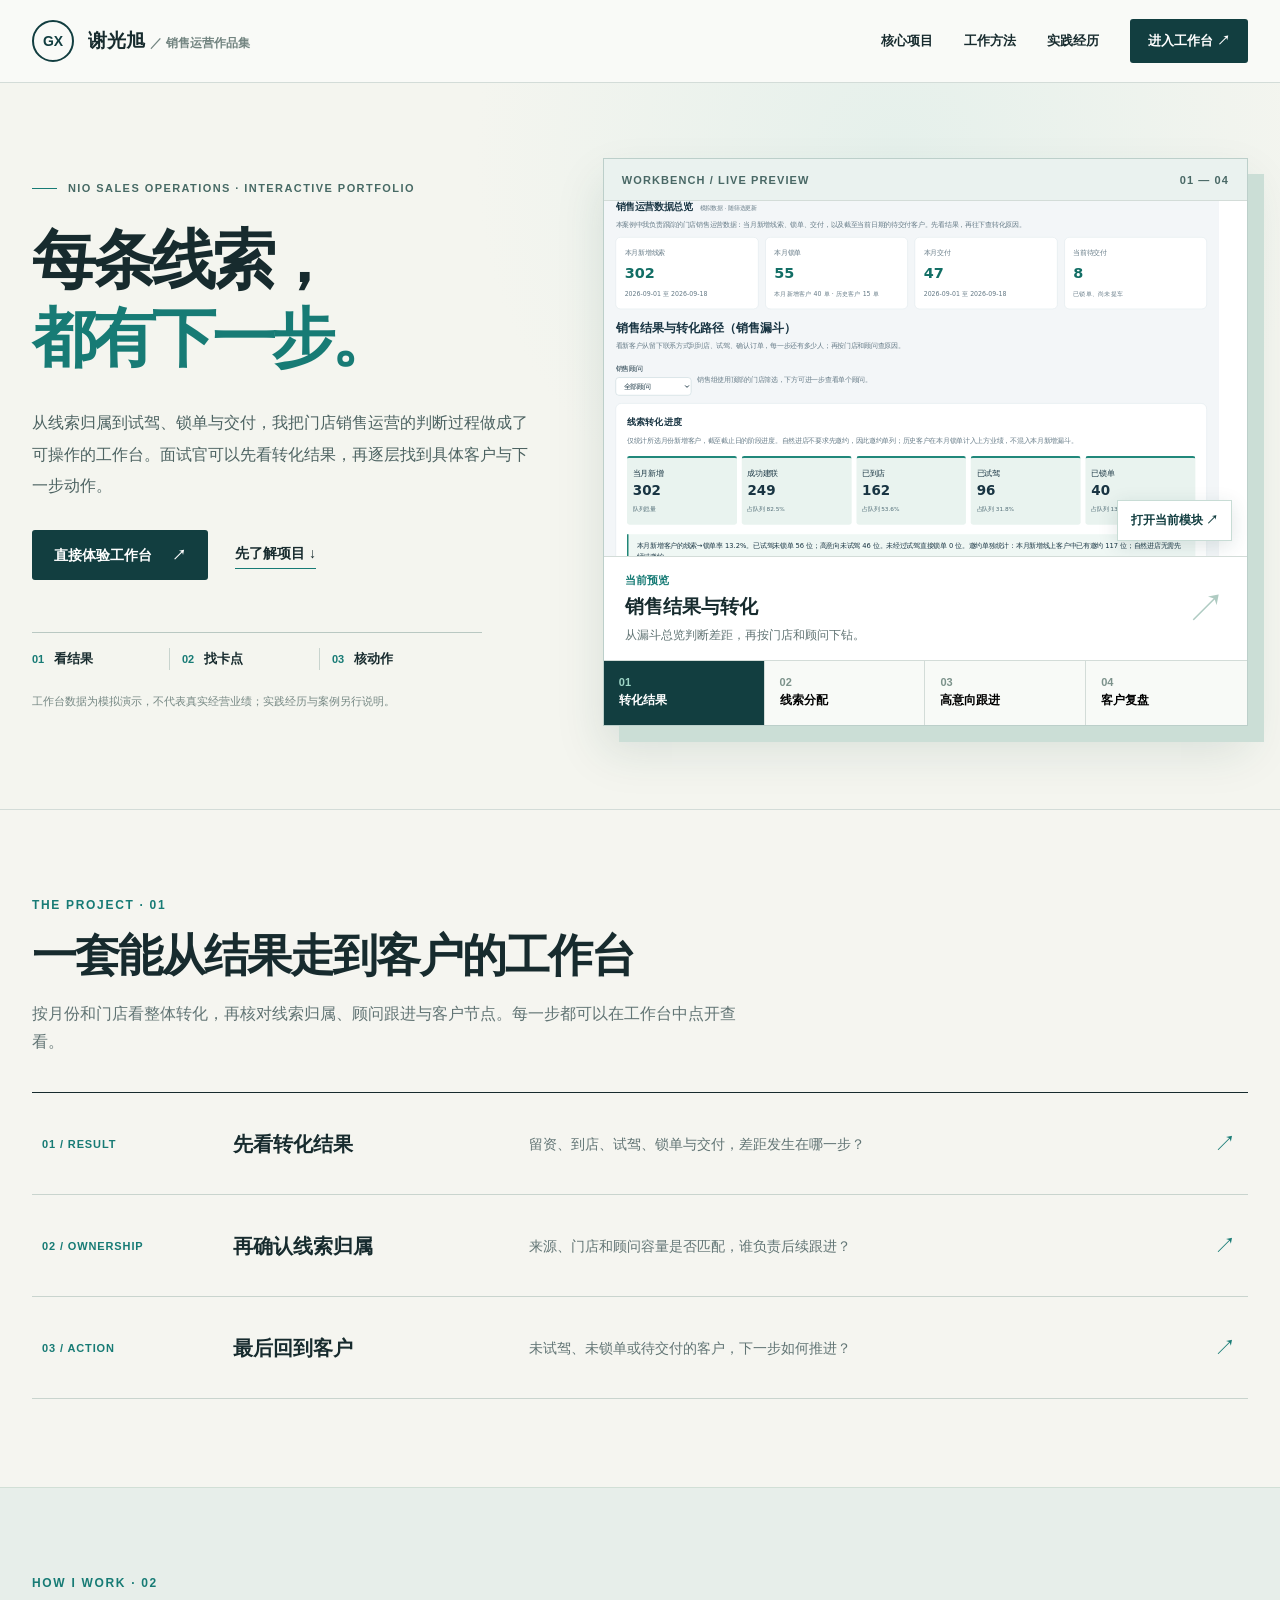
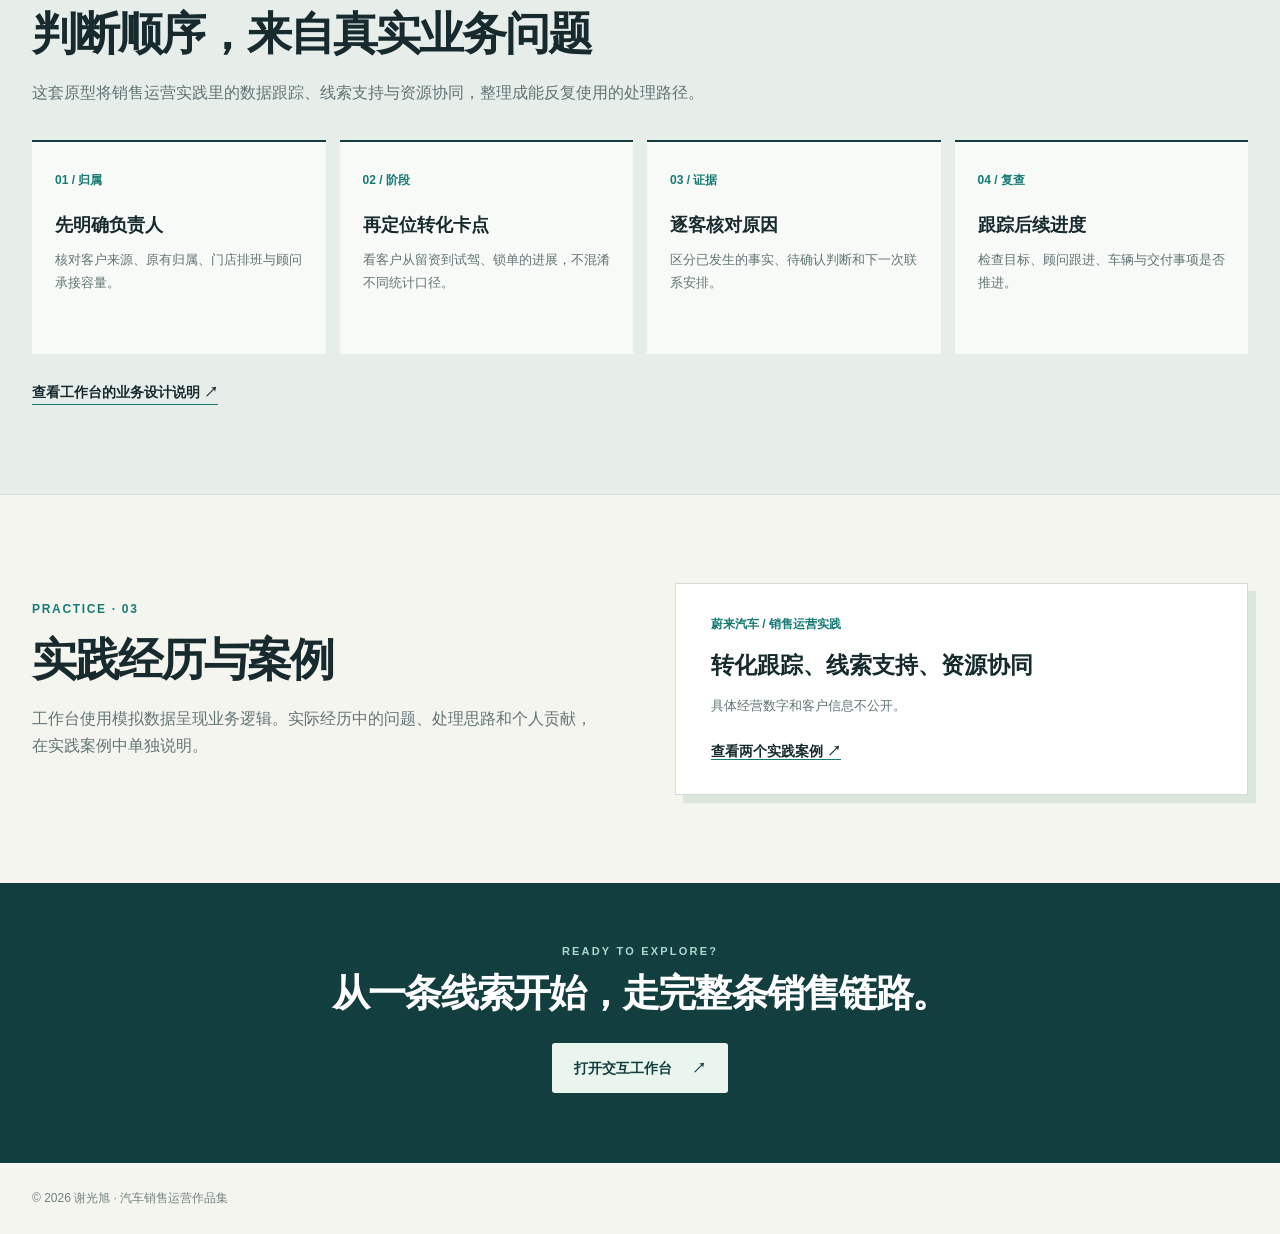
<file: index.html>
<!doctype html>
<html lang="zh-CN">
<head>
  <meta charset="utf-8">
  <meta name="viewport" content="width=device-width, initial-scale=1">
  <meta name="description" content="谢光旭的汽车销售运营作品集：从线索归属、转化诊断到客户复盘，直接体验交互工作台。">
  <title>谢光旭｜汽车销售运营作品集</title>
  <link rel="icon" href="data:image/svg+xml,%3Csvg xmlns='http://www.w3.org/2000/svg' viewBox='0 0 40 40'%3E%3Crect width='40' height='40' rx='9' fill='%2316484a'/%3E%3Ctext x='7' y='29' fill='white' font-size='25' font-family='Arial' font-weight='bold'%3EGX%3C/text%3E%3C/svg%3E">
  <link rel="stylesheet" href="home.css?v=2">
</head>
<body>
  <a class="skip" href="#main">跳到正文</a>
  <header class="site-header"><div class="wrap header-inner">
    <a class="brand" href="#top" aria-label="谢光旭作品集首页"><span class="brand-mark">GX</span><span>谢光旭 <small>／ 销售运营作品集</small></span></a>
    <nav class="nav" aria-label="主导航"><a href="#project">核心项目</a><a href="#method">工作方法</a><a href="#experience">实践经历</a><a class="nav-work" href="workbench.html#funnel">进入工作台 <span aria-hidden="true">↗</span></a></nav>
  </div></header>
  <main id="main">
    <section class="hero" id="top" aria-labelledby="hero-title"><div class="wrap hero-grid">
      <div class="hero-copy">
        <p class="eyebrow"><span></span> NIO SALES OPERATIONS · INTERACTIVE PORTFOLIO</p>
        <h1 id="hero-title">每条线索，<br><em>都有下一步。</em></h1>
        <p class="hero-lead">从线索归属到试驾、锁单与交付，我把门店销售运营的判断过程做成了可操作的工作台。面试官可以先看转化结果，再逐层找到具体客户与下一步动作。</p>
        <div class="hero-actions"><a class="button primary" href="workbench.html#funnel">直接体验工作台 <span aria-hidden="true">↗</span></a><a class="quiet-link" href="#project">先了解项目 <span aria-hidden="true">↓</span></a></div>
        <div class="reading-route" aria-label="作品浏览路线"><div><b>01</b><span>看结果</span></div><div><b>02</b><span>找卡点</span></div><div><b>03</b><span>核动作</span></div></div>
        <p class="data-note">工作台数据为模拟演示，不代表真实经营业绩；实践经历与案例另行说明。</p>
      </div>
      <div class="viewer" aria-label="工作台模块预览">
        <div class="viewer-top"><span>WORKBENCH / LIVE PREVIEW</span><span id="viewerIndex">01 — 04</span></div>
        <div class="viewer-screen"><iframe id="moduleFrame" src="workbench.html#funnel" title="销售结果与转化预览" loading="eager" tabindex="-1" aria-hidden="true"></iframe><a id="viewerLink" class="viewer-open" href="workbench.html#funnel">打开当前模块 <span aria-hidden="true">↗</span></a></div>
        <div class="viewer-bottom"><div><small>当前预览</small><strong id="viewerTitle">销售结果与转化</strong><p id="viewerDesc">从漏斗总览判断差距，再按门店和顾问下钻。</p></div><span class="viewer-symbol" aria-hidden="true">↗</span></div>
        <div class="module-tabs" aria-label="切换工作台模块"><button type="button" data-module="0" aria-current="true"><b>01</b><span>转化结果</span></button><button type="button" data-module="1"><b>02</b><span>线索分配</span></button><button type="button" data-module="2"><b>03</b><span>高意向跟进</span></button><button type="button" data-module="3"><b>04</b><span>客户复盘</span></button></div>
      </div>
    </div></section>
    <section class="section project" id="project"><div class="wrap"><div class="section-heading"><p class="kicker">THE PROJECT · 01</p><h2>一套能从结果走到客户的工作台</h2><p>按月份和门店看整体转化，再核对线索归属、顾问跟进与客户节点。每一步都可以在工作台中点开查看。</p></div><div class="journey">
      <a href="workbench.html#funnel"><span class="journey-no">01 / RESULT</span><strong>先看转化结果</strong><span>留资、到店、试驾、锁单与交付，差距发生在哪一步？</span><i aria-hidden="true">↗</i></a>
      <a href="workbench.html#allocation"><span class="journey-no">02 / OWNERSHIP</span><strong>再确认线索归属</strong><span>来源、门店和顾问容量是否匹配，谁负责后续跟进？</span><i aria-hidden="true">↗</i></a>
      <a href="workbench.html#review"><span class="journey-no">03 / ACTION</span><strong>最后回到客户</strong><span>未试驾、未锁单或待交付的客户，下一步如何推进？</span><i aria-hidden="true">↗</i></a>
    </div></div></section>
    <section class="section method" id="method"><div class="wrap"><div class="section-heading"><p class="kicker">HOW I WORK · 02</p><h2>判断顺序，来自真实业务问题</h2><p>这套原型将销售运营实践里的数据跟踪、线索支持与资源协同，整理成能反复使用的处理路径。</p></div><div class="method-grid"><article><span>01 / 归属</span><h3>先明确负责人</h3><p>核对客户来源、原有归属、门店排班与顾问承接容量。</p></article><article><span>02 / 阶段</span><h3>再定位转化卡点</h3><p>看客户从留资到试驾、锁单的进展，不混淆不同统计口径。</p></article><article><span>03 / 证据</span><h3>逐客核对原因</h3><p>区分已发生的事实、待确认判断和下一次联系安排。</p></article><article><span>04 / 复查</span><h3>跟踪后续进度</h3><p>检查目标、顾问跟进、车辆与交付事项是否推进。</p></article></div><a class="section-link" href="case.html">查看工作台的业务设计说明 ↗</a></div></section>
    <section class="section experience" id="experience"><div class="wrap experience-inner"><div><p class="kicker">PRACTICE · 03</p><h2>实践经历与案例</h2><p>工作台使用模拟数据呈现业务逻辑。实际经历中的问题、处理思路和个人贡献，在实践案例中单独说明。</p></div><div class="experience-panel"><span>蔚来汽车 / 销售运营实践</span><strong>转化跟踪、线索支持、资源协同</strong><p>具体经营数字和客户信息不公开。</p><a href="experience.html#practice-cases">查看两个实践案例 <span aria-hidden="true">↗</span></a></div></div></section>
    <section class="final-cta"><div class="wrap"><p>READY TO EXPLORE?</p><h2>从一条线索开始，走完整条销售链路。</h2><a class="button primary" href="workbench.html#funnel">打开交互工作台 <span aria-hidden="true">↗</span></a></div></section>
  </main>
  <footer class="footer"><div class="wrap">© 2026 谢光旭 · 汽车销售运营作品集</div></footer>
  <script src="home.js?v=2"></script>
</body>
</html>
</file>
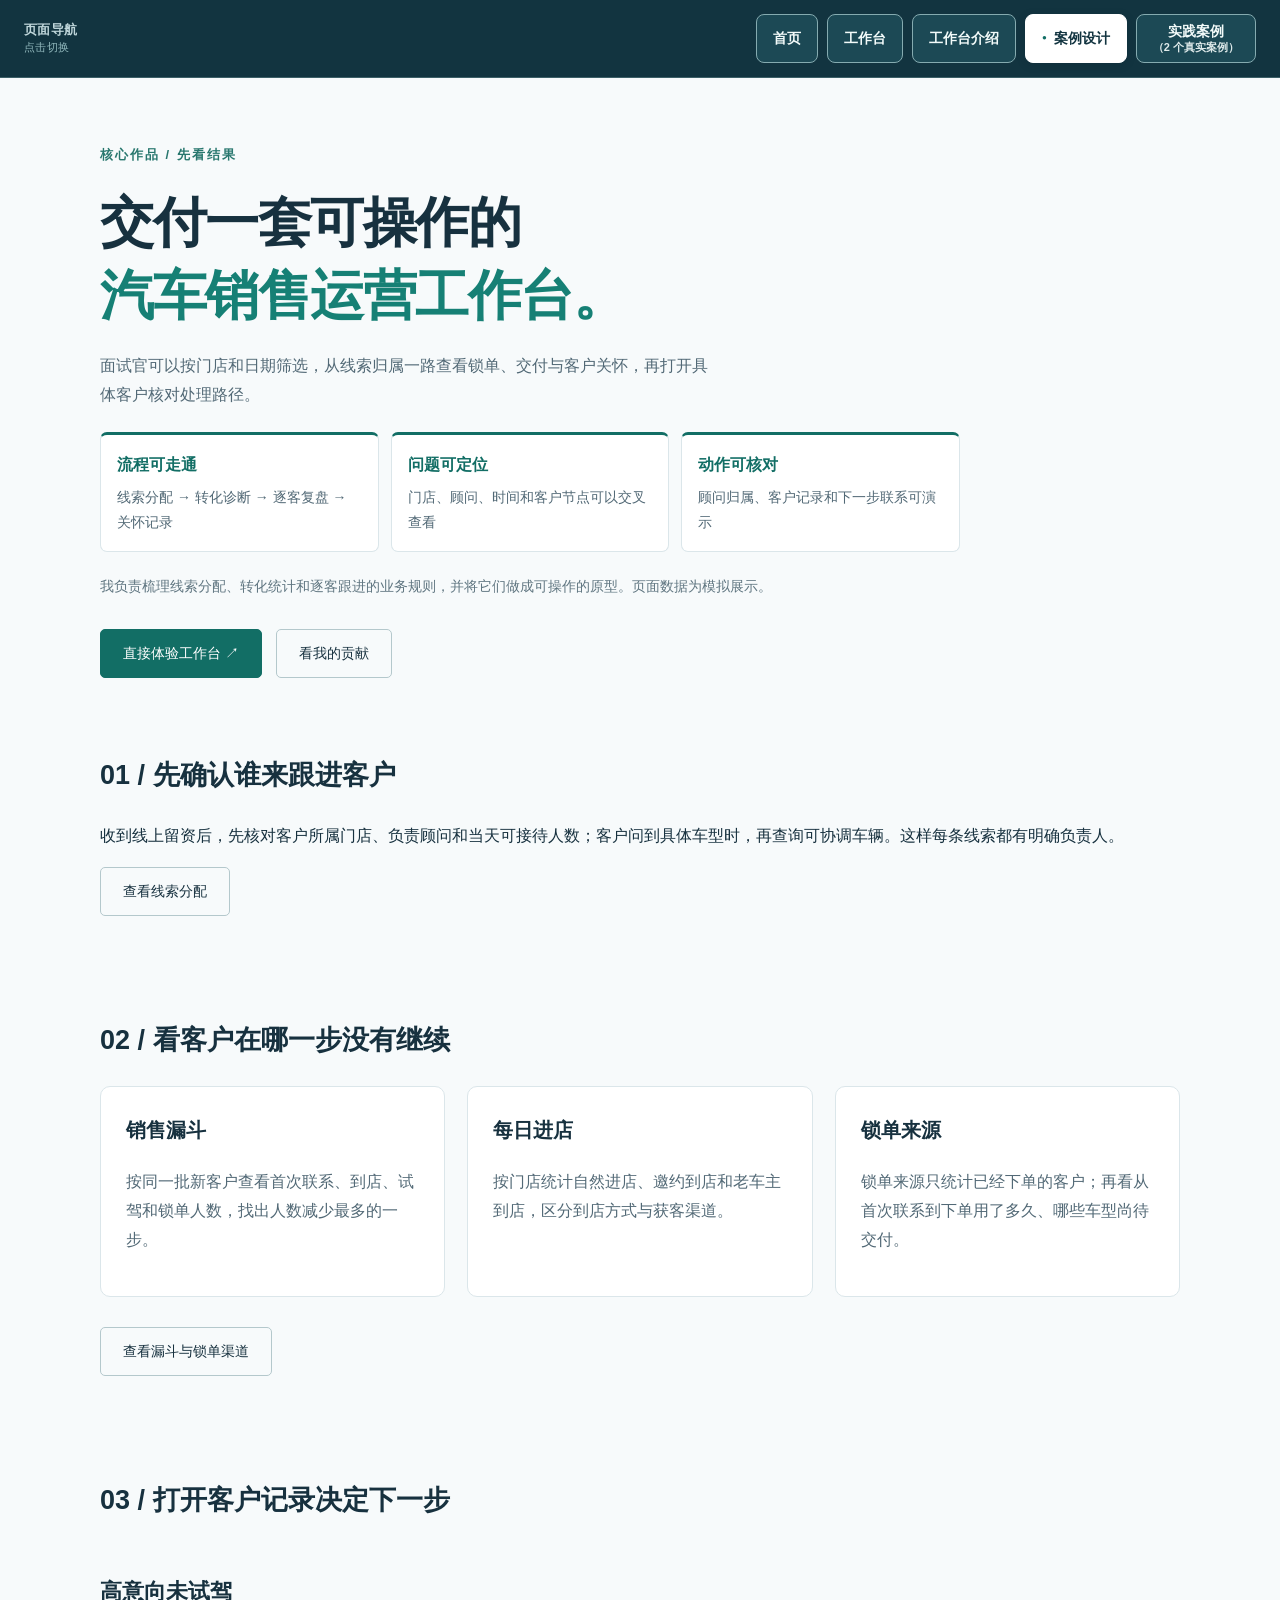
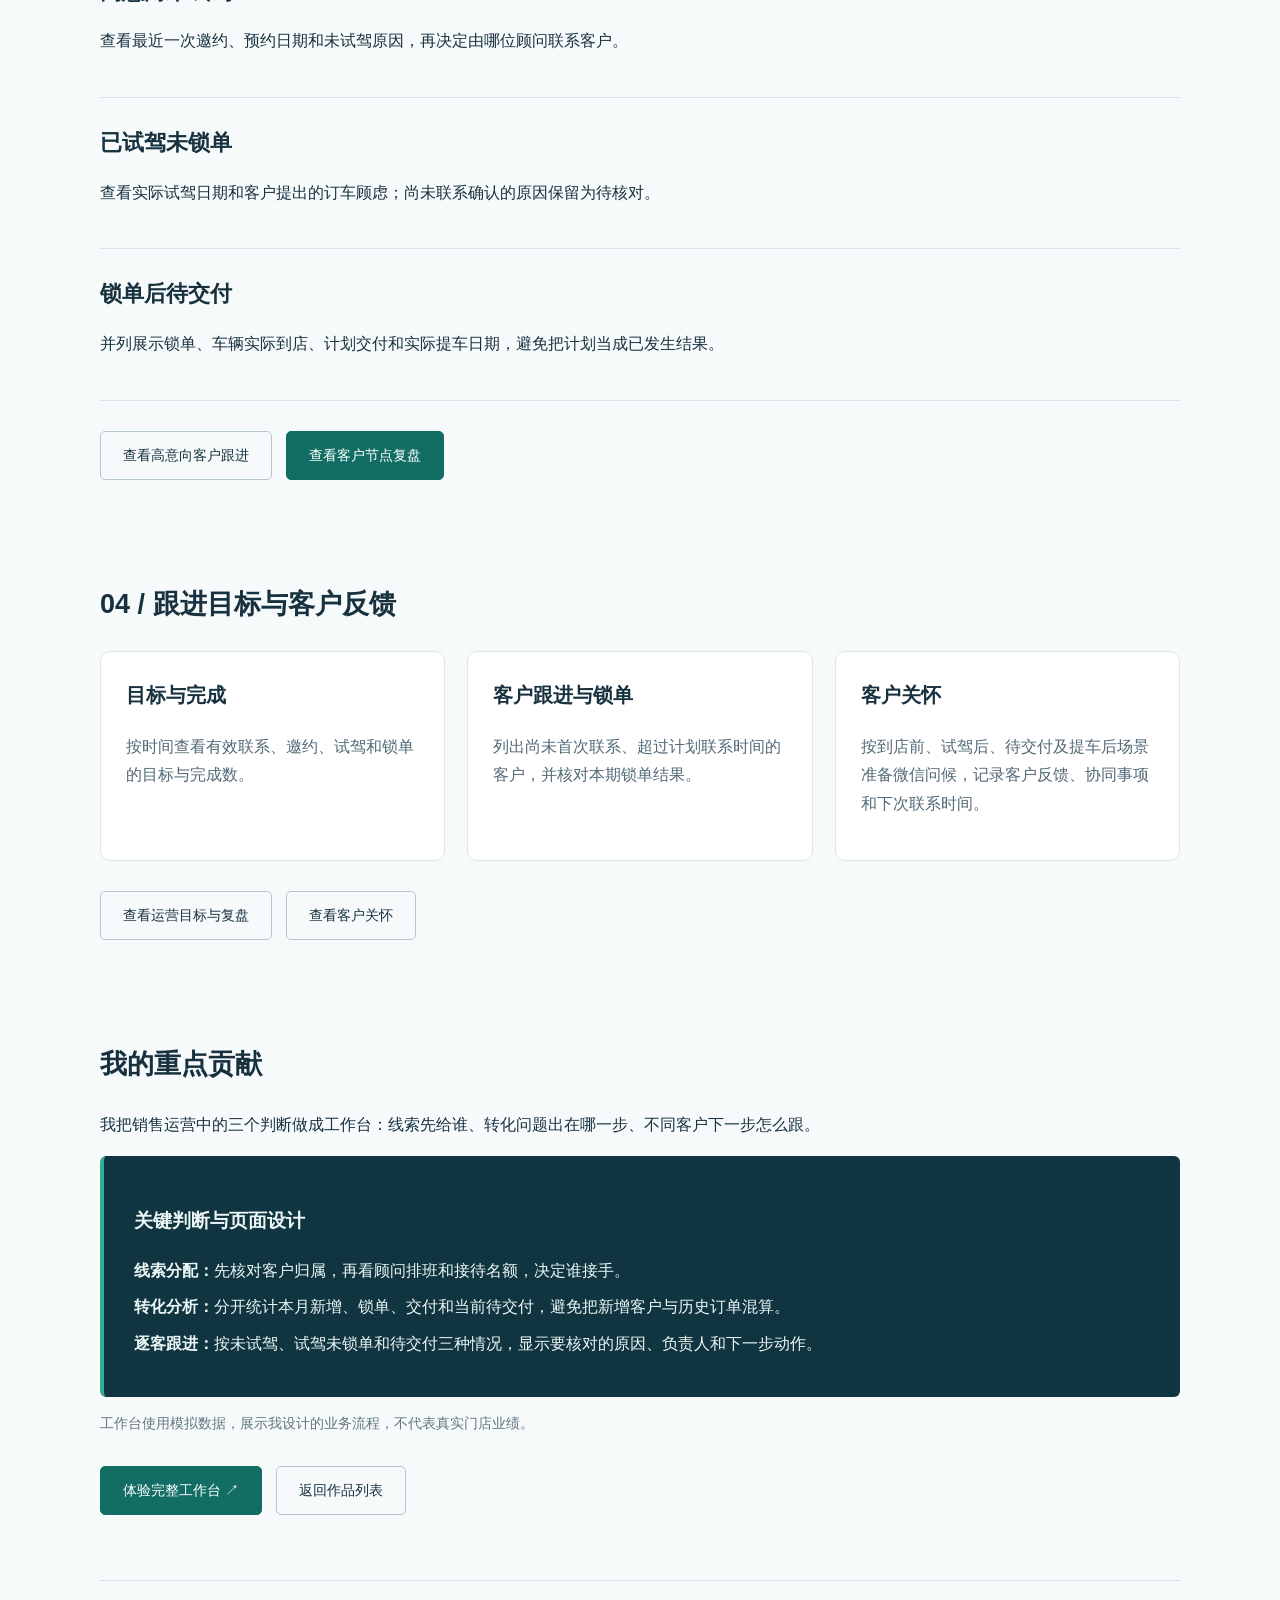
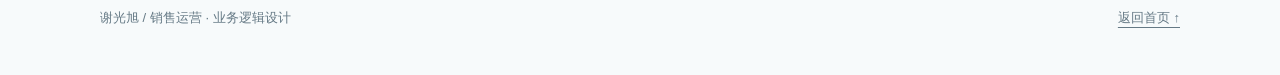
<file: case.html>
<!doctype html>
<html lang="zh-CN"><head><meta charset="utf-8"><meta name="viewport" content="width=device-width,initial-scale=1"><meta name="description" content="谢光旭的销售运营实践与业务逻辑设计作品"><title>销售运营策略工作台案例 · 谢光旭</title><link rel="icon" href="data:image/svg+xml,%3Csvg xmlns='http://www.w3.org/2000/svg' viewBox='0 0 40 40'%3E%3Crect width='40' height='40' rx='8' fill='%230d343e'/%3E%3Ctext x='8' y='29' fill='white' font-size='26'%3E谢%3C/text%3E%3C/svg%3E"><style>

*{box-sizing:border-box}html{scroll-behavior:smooth}body{margin:0;color:#17313f;background:#f7fafb;font:16px/1.8 'Microsoft YaHei',sans-serif}a{color:inherit;text-underline-offset:5px}button{font:inherit;cursor:pointer}.switch{position:sticky;top:0;z-index:10;display:flex;justify-content:center;gap:12px;align-items:center;background:#e8eef2;padding:12px 20px;border-bottom:1px solid #cbd8df}.switch span{font-size:14px;margin-right:12px}.switch button{padding:6px 18px;border:1px solid #9bb0bb;border-radius:6px;background:transparent;color:#17313f}.switch button[aria-pressed=true]{background:#17313f;color:white}.wrap{max-width:1160px;margin:auto;padding:0 40px}nav{display:flex;justify-content:space-between;align-items:center;padding:25px 0;border-bottom:1px solid #dce5e8}nav strong{font-size:22px}nav div{display:flex;gap:28px}nav a{text-decoration:none;font-size:14px}.hero{padding:78px 0 72px;display:grid;grid-template-columns:1.6fr 1fr;gap:70px;align-items:center}.eyebrow{font-size:13px;letter-spacing:2px;color:#28776e;font-weight:bold}h1{font-size:clamp(34px,4.2vw,56px);line-height:1.35;letter-spacing:-1.5px;margin:20px 0}h1 em{font-style:normal;color:#168075}.intro{max-width:620px;color:#526976}.actions{display:flex;gap:14px;flex-wrap:wrap;margin-top:30px}.btn{display:inline-block;padding:11px 22px;border:1px solid #b4c8cc;border-radius:5px;text-decoration:none;font-size:14px}.primary{background:#126e65;color:white;border-color:#126e65}.profile{border-left:3px solid #147c71;padding:20px 0 20px 28px}.profile small{color:#607883}.profile h2{margin:6px 0;font-size:28px}.profile p{margin:6px 0}.section{padding:35px 0 65px}.section-head{display:flex;justify-content:space-between;align-items:center;margin-bottom:22px}.section-head h2{font-size:27px;margin:0}.muted{color:#607681;font-size:14px}.project{display:grid;grid-template-columns:1.1fr 1fr;background:white;border:1px solid #dbe6ea;border-radius:12px;overflow:hidden}.diagram{background:#103440;color:#eaf5f5;padding:38px}.diagram>small{font-size:13px;letter-spacing:1px;color:#91bfc0}.diagram h3{font-size:23px;margin:12px 0 25px}.flow{display:grid;grid-template-columns:1fr 1fr;gap:12px}.step{border:1px solid #41616a;padding:15px}.step strong{display:block}.step b{display:block;color:#6cd4c0;font-size:13px}.step span{font-size:14px;color:#b4cdd1}.diagram footer{font-size:12px;color:#adc7cd;margin-top:25px}.project-copy{padding:35px}.project-copy h3{font-size:26px;line-height:1.5;margin:12px 0}.tags{font-size:13px;color:#217568}.project-copy p{color:#586f7b}.experience{display:grid;grid-template-columns:1fr;gap:25px}.job{border-top:2px solid #aac3ca;padding-top:20px}.job h3{margin:8px 0}.job p{font-size:14px;color:#556c77}.case{background:#edf4f5;padding:32px;border-radius:10px}.case h3{margin:0 0 14px}.case-grid{display:grid;grid-template-columns:repeat(4,1fr);gap:22px}.case-grid h4{margin:8px 0;color:#126e65}.case-grid p{font-size:14px}.page-footer{padding:25px 0 45px;color:#657985;font-size:13px;border-top:1px solid #d3dfe4}.story-only{display:none}

body.story{background:#102631;color:#eaf1f4}.story nav{border-color:#3d535f}.story .hero{display:block;position:relative;padding:80px 0 58px;max-width:950px}.story .hero h1{font-size:clamp(38px,5.8vw,74px);font-family:'SimSun',serif;line-height:1.3;letter-spacing:0}.story h1 em{color:#76d2c0}.story .intro{color:#bacad2;max-width:690px}.story .profile{display:none}.story .eyebrow{color:#75cdbd}.story .project{grid-template-columns:0.85fr 1.15fr;background:#f4f6f4;color:#183644;border:0;border-radius:0}.story .diagram{order:2;background:#174451;display:flex;flex-direction:column;justify-content:center}.story .project-copy{padding:46px}.story .flow{grid-template-columns:1fr}.story .step{display:grid;grid-template-columns:40px 140px 1fr;align-items:center;padding:10px 15px}.story .section{padding-bottom:60px}.story .section-head h2{font-family:'SimSun',serif;font-size:32px}.story .muted,.story .job p{color:#b3c6cf}.story .case{background:#1b3946;border-radius:0}.story .case-grid h4{color:#79d7c5}.story .job{border-color:#456675}.story .page-footer{border-color:#405762;color:#b2c1c8}.story .story-only{display:block}.story .clean-only{display:none}.story .btn{border-color:#648a96}.story .project .btn{border-color:#b4c8cc}.story .primary{background:#137368}.story .section-head .muted{max-width:270px}.story .project-copy .muted{color:#607681}

@media(max-width:700px){.wrap{padding:0 22px}.switch{gap:6px;padding:10px 8px}.switch span{display:none}.switch button{font-size:14px;padding:6px 12px}nav{padding:18px 0}nav div{gap:16px}.hero{grid-template-columns:1fr;gap:20px;padding:40px 0}.profile{padding:8px 0 8px 18px}.project,.story .project{grid-template-columns:1fr}.diagram,.project-copy,.story .project-copy{padding:25px}.story .diagram{order:0}.experience,.case-grid{grid-template-columns:1fr}.section-head{align-items:flex-start;gap:15px}.section-head .muted{max-width:130px}.story .hero{padding:42px 0}.story .step{grid-template-columns:30px 1fr}.story .step span{grid-column:2}.case{padding:23px}.section{padding:25px 0 35px}}

@media(prefers-reduced-motion:reduce){html{scroll-behavior:auto}}



section[id]{scroll-margin-top:85px}.detail-hero{padding:65px 0 38px;max-width:860px}.detail-hero h1{font-size:clamp(32px,4.5vw,54px)}.detail-grid{display:grid;grid-template-columns:repeat(3,1fr);gap:22px}.detail-card{background:white;border:1px solid #dbe6ea;border-radius:10px;padding:25px}.detail-card h3{font-size:20px;margin-top:0}.detail-card p{font-size:16px;color:#526976}.callout{background:#103440;color:#edf8f6;padding:30px;border-left:4px solid #39ac97;border-radius:6px}.callout p{margin:8px 0}.decision{padding:25px 0;border-bottom:1px solid #dbe6ea}.decision h3{margin:0 0 10px;font-size:22px}.decision p{max-width:820px}.kicker{color:#168075;font-size:14px;font-weight:bold}.story .detail-card{background:#1b3946;border-color:#456675}.story .detail-card p{color:#c4d4db}a:focus-visible,button:focus-visible{outline:3px solid #2bb69d;outline-offset:5px}.step-nav{display:flex;gap:20px;flex-wrap:wrap;padding:18px 0;border-bottom:1px solid #dbe6ea;margin-bottom:20px}.detail-grid .btn{margin-top:15px}@media(max-width:700px){.detail-grid{grid-template-columns:1fr}.detail-hero{padding-top:35px}.callout{padding:22px}.step-nav{gap:12px}nav div{flex-wrap:wrap}}

.result-summary{display:grid;grid-template-columns:repeat(3,1fr);gap:12px;margin:22px 0}.result-summary div{background:white;border:1px solid #dbe6ea;border-top:3px solid #126e65;padding:16px;border-radius:7px}.result-summary strong{display:block;color:#126e65}.result-summary span{display:block;color:#526976;font-size:14px;margin-top:5px}@media(max-width:700px){.result-summary{grid-template-columns:1fr}}
.result-summary{display:grid;grid-template-columns:repeat(3,1fr);gap:12px;margin:22px 0}.result-summary div{background:white;border:1px solid #dbe6ea;border-top:3px solid #126e65;padding:16px;border-radius:7px}.result-summary strong{display:block;color:#126e65}.result-summary span{display:block;color:#526976;font-size:14px;margin-top:5px}@media(max-width:700px){.result-summary{grid-template-columns:1fr}}
</style><link rel="stylesheet" href="site-nav.css?v=nav-2"></head><body><nav class="site-nav" aria-label="页面导航"><span class="site-nav-label">页面导航 <small>点击切换</small></span><div class="site-nav-links"><a href="./">首页</a><a href="workbench.html">工作台</a><a href="portfolio.html">工作台介绍</a><a href="case.html" aria-current="page">案例设计</a><a href="experience.html#practice-cases"><span>实践案例</span><small>（2 个真实案例）</small></a></div></nav><div class="wrap"><header class="detail-hero"><div class="eyebrow">核心作品 / 先看结果</div><h1>交付一套可操作的<br><em>汽车销售运营工作台。</em></h1><p class="intro">面试官可以按门店和日期筛选，从线索归属一路查看锁单、交付与客户关怀，再打开具体客户核对处理路径。</p><div class="result-summary"><div><strong>流程可走通</strong><span>线索分配 → 转化诊断 → 逐客复盘 → 关怀记录</span></div><div><strong>问题可定位</strong><span>门店、顾问、时间和客户节点可以交叉查看</span></div><div><strong>动作可核对</strong><span>顾问归属、客户记录和下一步联系可演示</span></div></div><p class="muted">我负责梳理线索分配、转化统计和逐客跟进的业务规则，并将它们做成可操作的原型。页面数据为模拟展示。</p><div class="actions"><a class="btn primary" href="workbench.html#allocation">直接体验工作台 ↗</a><a class="btn" href="#contribution">看我的贡献</a></div></header>

<section class="section"><div class="section-head"><h2>01 / 先确认谁来跟进客户</h2></div><p>收到线上留资后，先核对客户所属门店、负责顾问和当天可接待人数；客户问到具体车型时，再查询可协调车辆。这样每条线索都有明确负责人。</p><a class="btn" href="workbench.html#allocation">查看线索分配</a></section>

<section class="section"><div class="section-head"><h2>02 / 看客户在哪一步没有继续</h2></div><div class="detail-grid"><article class="detail-card"><h3>销售漏斗</h3><p>按同一批新客户查看首次联系、到店、试驾和锁单人数，找出人数减少最多的一步。</p></article><article class="detail-card"><h3>每日进店</h3><p>按门店统计自然进店、邀约到店和老车主到店，区分到店方式与获客渠道。</p></article><article class="detail-card"><h3>锁单来源</h3><p>锁单来源只统计已经下单的客户；再看从首次联系到下单用了多久、哪些车型尚待交付。</p></article></div><div class="actions"><a class="btn" href="workbench.html#funnel">查看漏斗与锁单渠道</a></div></section>

<section class="section"><div class="section-head"><h2>03 / 打开客户记录决定下一步</h2></div><div class="decision"><h3>高意向未试驾</h3><p>查看最近一次邀约、预约日期和未试驾原因，再决定由哪位顾问联系客户。</p></div><div class="decision"><h3>已试驾未锁单</h3><p>查看实际试驾日期和客户提出的订车顾虑；尚未联系确认的原因保留为待核对。</p></div><div class="decision"><h3>锁单后待交付</h3><p>并列展示锁单、车辆实际到店、计划交付和实际提车日期，避免把计划当成已发生结果。</p></div><div class="actions"><a class="btn" href="workbench.html#strategy">查看高意向客户跟进</a><a class="btn primary" href="workbench.html#review">查看客户节点复盘</a></div></section>

<section class="section"><div class="section-head"><h2>04 / 跟进目标与客户反馈</h2></div><div class="detail-grid"><article class="detail-card"><h3>目标与完成</h3><p>按时间查看有效联系、邀约、试驾和锁单的目标与完成数。</p></article><article class="detail-card"><h3>客户跟进与锁单</h3><p>列出尚未首次联系、超过计划联系时间的客户，并核对本期锁单结果。</p></article><article class="detail-card"><h3>客户关怀</h3><p>按到店前、试驾后、待交付及提车后场景准备微信问候，记录客户反馈、协同事项和下次联系时间。</p></article></div><div class="actions"><a class="btn" href="workbench.html#reports">查看运营目标与复盘</a><a class="btn" href="workbench.html#care">查看客户关怀</a></div></section>

<section class="section" id="contribution"><div class="section-head"><h2>我的重点贡献</h2></div><p>我把销售运营中的三个判断做成工作台：线索先给谁、转化问题出在哪一步、不同客户下一步怎么跟。</p><div class="callout"><h3>关键判断与页面设计</h3><p><strong>线索分配：</strong>先核对客户归属，再看顾问排班和接待名额，决定谁接手。</p><p><strong>转化分析：</strong>分开统计本月新增、锁单、交付和当前待交付，避免把新增客户与历史订单混算。</p><p><strong>逐客跟进：</strong>按未试驾、试驾未锁单和待交付三种情况，显示要核对的原因、负责人和下一步动作。</p></div><p class="muted">工作台使用模拟数据，展示我设计的业务流程，不代表真实门店业绩。</p><div class="actions"><a class="btn primary" href="workbench.html">体验完整工作台 ↗</a><a class="btn" href="portfolio.html#work">返回作品列表</a></div></section><footer class="page-footer">谢光旭 / 销售运营 · 业务逻辑设计 <a href="portfolio.html" style="float:right">返回首页 ↑</a></footer></div></body></html>
</file>
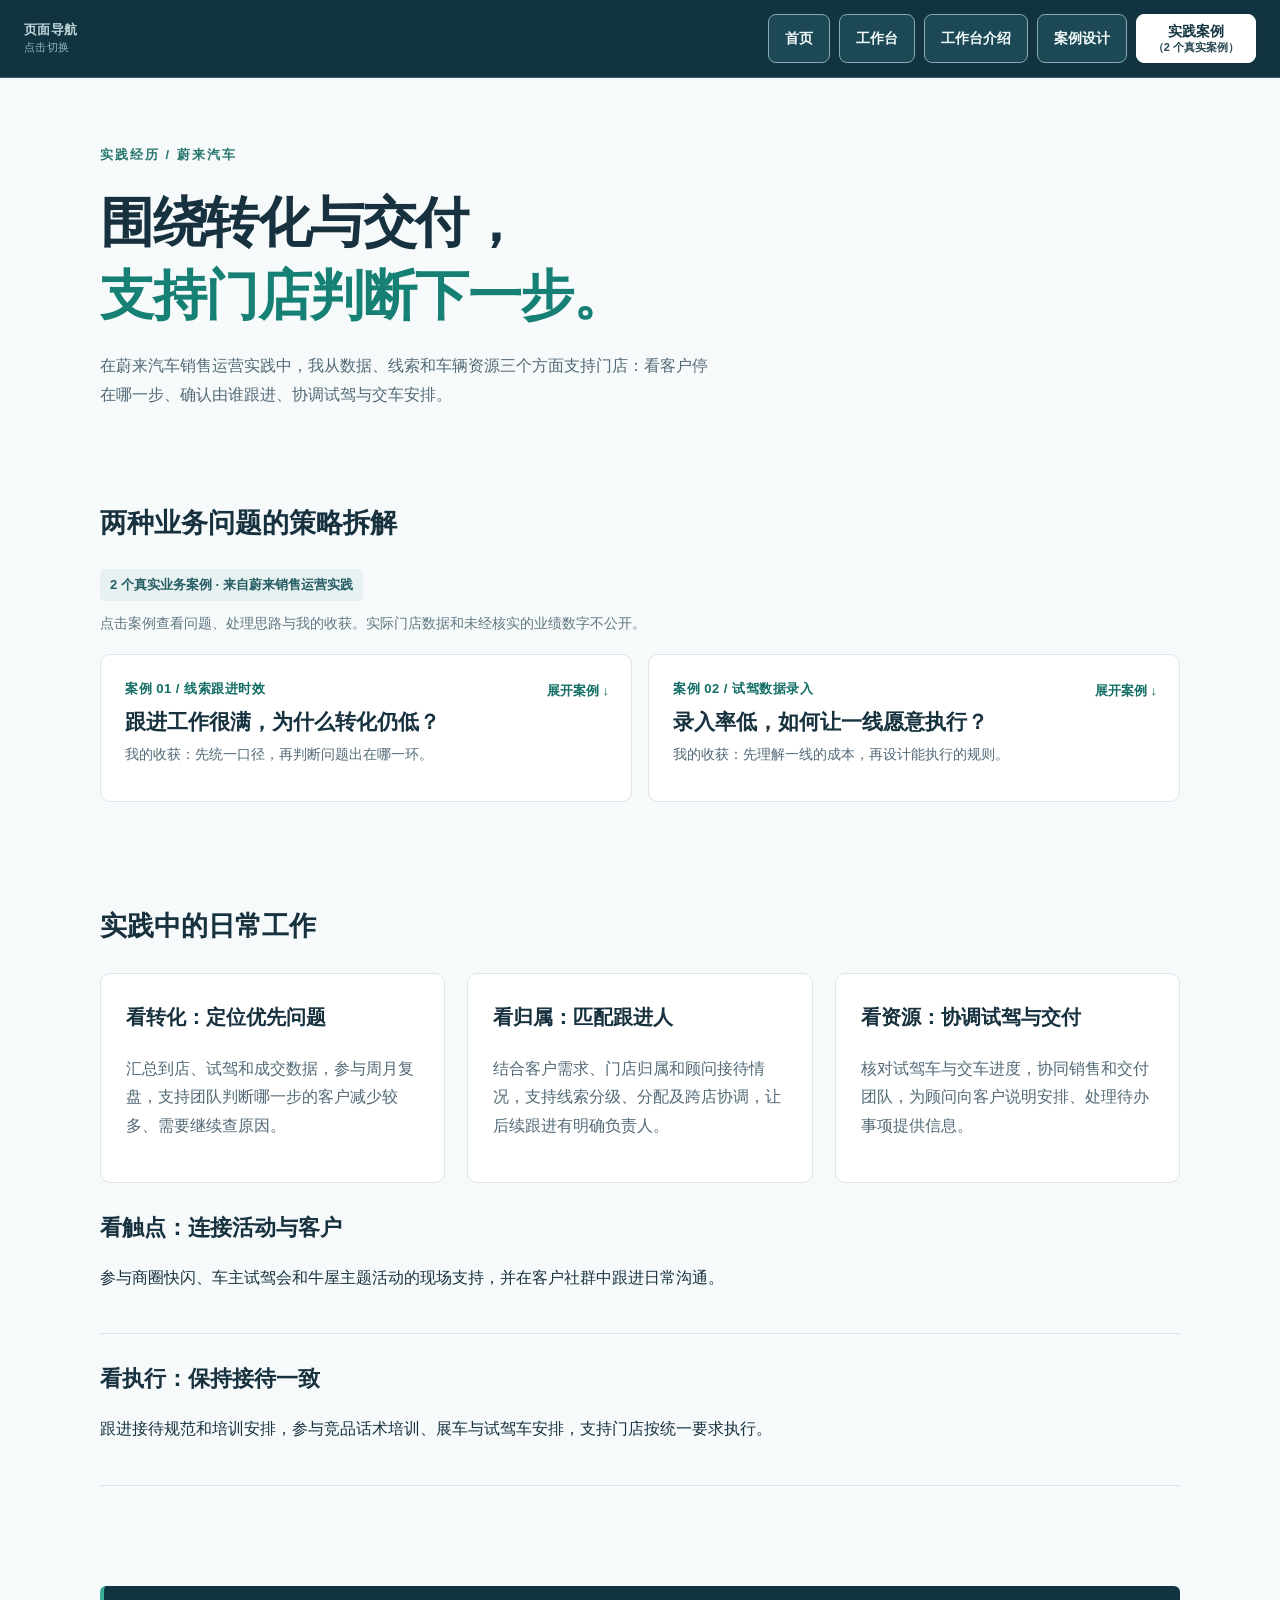
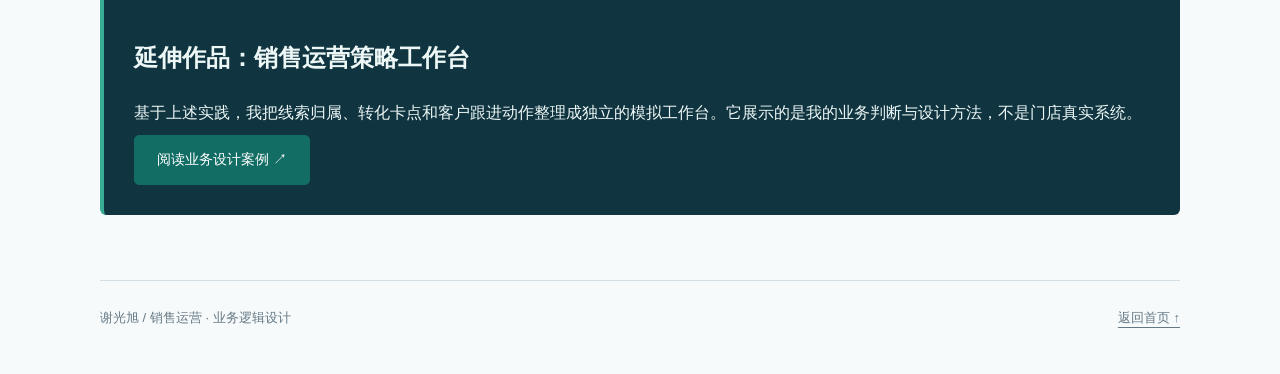
<file: experience.html>
<!doctype html>
<html lang="zh-CN"><head><meta charset="utf-8"><meta name="viewport" content="width=device-width,initial-scale=1"><meta name="description" content="谢光旭的销售运营实践与业务逻辑设计作品"><title>蔚来销售运营实践 · 谢光旭</title><link rel="icon" href="data:image/svg+xml,%3Csvg xmlns='http://www.w3.org/2000/svg' viewBox='0 0 40 40'%3E%3Crect width='40' height='40' rx='8' fill='%230d343e'/%3E%3Ctext x='8' y='29' fill='white' font-size='26'%3E谢%3C/text%3E%3C/svg%3E"><style>

*{box-sizing:border-box}html{scroll-behavior:smooth}body{margin:0;color:#17313f;background:#f7fafb;font:16px/1.8 'Microsoft YaHei',sans-serif}a{color:inherit;text-underline-offset:5px}button{font:inherit;cursor:pointer}.switch{position:sticky;top:0;z-index:10;display:flex;justify-content:center;gap:12px;align-items:center;background:#e8eef2;padding:12px 20px;border-bottom:1px solid #cbd8df}.switch span{font-size:14px;margin-right:12px}.switch button{padding:6px 18px;border:1px solid #9bb0bb;border-radius:6px;background:transparent;color:#17313f}.switch button[aria-pressed=true]{background:#17313f;color:white}.wrap{max-width:1160px;margin:auto;padding:0 40px}nav{display:flex;justify-content:space-between;align-items:center;padding:25px 0;border-bottom:1px solid #dce5e8}nav strong{font-size:22px}nav div{display:flex;gap:28px}nav a{text-decoration:none;font-size:14px}.hero{padding:78px 0 72px;display:grid;grid-template-columns:1.6fr 1fr;gap:70px;align-items:center}.eyebrow{font-size:13px;letter-spacing:2px;color:#28776e;font-weight:bold}h1{font-size:clamp(34px,4.2vw,56px);line-height:1.35;letter-spacing:-1.5px;margin:20px 0}h1 em{font-style:normal;color:#168075}.intro{max-width:620px;color:#526976}.actions{display:flex;gap:14px;flex-wrap:wrap;margin-top:30px}.btn{display:inline-block;padding:11px 22px;border:1px solid #b4c8cc;border-radius:5px;text-decoration:none;font-size:14px}.primary{background:#126e65;color:white;border-color:#126e65}.profile{border-left:3px solid #147c71;padding:20px 0 20px 28px}.profile small{color:#607883}.profile h2{margin:6px 0;font-size:28px}.profile p{margin:6px 0}.section{padding:35px 0 65px}.section-head{display:flex;justify-content:space-between;align-items:center;margin-bottom:22px}.section-head h2{font-size:27px;margin:0}.muted{color:#607681;font-size:14px}.project{display:grid;grid-template-columns:1.1fr 1fr;background:white;border:1px solid #dbe6ea;border-radius:12px;overflow:hidden}.diagram{background:#103440;color:#eaf5f5;padding:38px}.diagram>small{font-size:13px;letter-spacing:1px;color:#91bfc0}.diagram h3{font-size:23px;margin:12px 0 25px}.flow{display:grid;grid-template-columns:1fr 1fr;gap:12px}.step{border:1px solid #41616a;padding:15px}.step strong{display:block}.step b{display:block;color:#6cd4c0;font-size:13px}.step span{font-size:14px;color:#b4cdd1}.diagram footer{font-size:12px;color:#adc7cd;margin-top:25px}.project-copy{padding:35px}.project-copy h3{font-size:26px;line-height:1.5;margin:12px 0}.tags{font-size:13px;color:#217568}.project-copy p{color:#586f7b}.experience{display:grid;grid-template-columns:1fr;gap:25px}.job{border-top:2px solid #aac3ca;padding-top:20px}.job h3{margin:8px 0}.job p{font-size:14px;color:#556c77}.case{background:#edf4f5;padding:32px;border-radius:10px}.case h3{margin:0 0 14px}.case-grid{display:grid;grid-template-columns:repeat(4,1fr);gap:22px}.case-grid h4{margin:8px 0;color:#126e65}.case-grid p{font-size:14px}.page-footer{padding:25px 0 45px;color:#657985;font-size:13px;border-top:1px solid #d3dfe4}.story-only{display:none}

body.story{background:#102631;color:#eaf1f4}.story nav{border-color:#3d535f}.story .hero{display:block;position:relative;padding:80px 0 58px;max-width:950px}.story .hero h1{font-size:clamp(38px,5.8vw,74px);font-family:'SimSun',serif;line-height:1.3;letter-spacing:0}.story h1 em{color:#76d2c0}.story .intro{color:#bacad2;max-width:690px}.story .profile{display:none}.story .eyebrow{color:#75cdbd}.story .project{grid-template-columns:0.85fr 1.15fr;background:#f4f6f4;color:#183644;border:0;border-radius:0}.story .diagram{order:2;background:#174451;display:flex;flex-direction:column;justify-content:center}.story .project-copy{padding:46px}.story .flow{grid-template-columns:1fr}.story .step{display:grid;grid-template-columns:40px 140px 1fr;align-items:center;padding:10px 15px}.story .section{padding-bottom:60px}.story .section-head h2{font-family:'SimSun',serif;font-size:32px}.story .muted,.story .job p{color:#b3c6cf}.story .case{background:#1b3946;border-radius:0}.story .case-grid h4{color:#79d7c5}.story .job{border-color:#456675}.story .page-footer{border-color:#405762;color:#b2c1c8}.story .story-only{display:block}.story .clean-only{display:none}.story .btn{border-color:#648a96}.story .project .btn{border-color:#b4c8cc}.story .primary{background:#137368}.story .section-head .muted{max-width:270px}.story .project-copy .muted{color:#607681}

@media(max-width:700px){.wrap{padding:0 22px}.switch{gap:6px;padding:10px 8px}.switch span{display:none}.switch button{font-size:14px;padding:6px 12px}nav{padding:18px 0}nav div{gap:16px}.hero{grid-template-columns:1fr;gap:20px;padding:40px 0}.profile{padding:8px 0 8px 18px}.project,.story .project{grid-template-columns:1fr}.diagram,.project-copy,.story .project-copy{padding:25px}.story .diagram{order:0}.experience,.case-grid{grid-template-columns:1fr}.section-head{align-items:flex-start;gap:15px}.section-head .muted{max-width:130px}.story .hero{padding:42px 0}.story .step{grid-template-columns:30px 1fr}.story .step span{grid-column:2}.case{padding:23px}.section{padding:25px 0 35px}}

@media(prefers-reduced-motion:reduce){html{scroll-behavior:auto}}



section[id]{scroll-margin-top:85px}.detail-hero{padding:65px 0 38px;max-width:860px}.detail-hero h1{font-size:clamp(32px,4.5vw,54px)}.detail-grid{display:grid;grid-template-columns:repeat(3,1fr);gap:22px}.detail-card{background:white;border:1px solid #dbe6ea;border-radius:10px;padding:25px}.detail-card h3{font-size:20px;margin-top:0}.detail-card p{font-size:16px;color:#526976}.callout{background:#103440;color:#edf8f6;padding:30px;border-left:4px solid #39ac97;border-radius:6px}.callout p{margin:8px 0}.decision{padding:25px 0;border-bottom:1px solid #dbe6ea}.decision h3{margin:0 0 10px;font-size:22px}.decision p{max-width:820px}.kicker{color:#168075;font-size:14px;font-weight:bold}.story .detail-card{background:#1b3946;border-color:#456675}.story .detail-card p{color:#c4d4db}a:focus-visible,button:focus-visible{outline:3px solid #2bb69d;outline-offset:5px}.step-nav{display:flex;gap:20px;flex-wrap:wrap;padding:18px 0;border-bottom:1px solid #dbe6ea;margin-bottom:20px}.detail-grid .btn{margin-top:15px}@media(max-width:700px){.detail-grid{grid-template-columns:1fr}.detail-hero{padding-top:35px}.callout{padding:22px}.step-nav{gap:12px}nav div{flex-wrap:wrap}}

.practice-kicker{display:inline-block;margin:0 0 10px;padding:4px 10px;border-radius:5px;background:#e8f1f2;color:#245d62;font-size:13px;font-weight:700}.practice-note{margin:0 0 18px;max-width:850px}.practice-case{background:#fff;border:1px solid #dbe6ea;border-radius:10px;padding:26px;margin:18px 0}.practice-case>small{display:block;color:#126e65;font-weight:700;letter-spacing:.04em}.practice-case h3{font-size:22px;margin:5px 0 9px;line-height:1.45}.practice-case .case-question{margin:0 0 17px;color:#526976}.practice-grid{display:grid;grid-template-columns:repeat(3,1fr);gap:16px}.practice-grid>div{border-top:2px solid #c9dddb;padding-top:10px}.practice-grid strong{color:#126e65}.practice-grid p{font-size:14px;line-height:1.7;margin:6px 0 0}.practice-result{margin:18px 0 0;padding:11px 14px;background:#edf4f3;border-radius:5px;color:#315e60;font-size:14px}@media(max-width:700px){.practice-case{padding:20px}.practice-grid{grid-template-columns:1fr;gap:14px}.practice-case h3{font-size:20px}}

.practice-list{display:grid;grid-template-columns:repeat(2,minmax(0,1fr));gap:16px;align-items:start}
.practice-list .practice-case{margin:0;padding:0;overflow:hidden}
.practice-case>summary{list-style:none;display:block;position:relative;padding:22px 100px 22px 24px;cursor:pointer;min-height:146px}
.practice-case>summary::-webkit-details-marker{display:none}
.practice-case>summary small{display:block;color:#126e65;font-size:13px;font-weight:700;letter-spacing:.04em}
.practice-case>summary h3{margin:7px 0;font-size:21px;line-height:1.4}
.practice-case>summary .case-tease{display:block;color:#526976;font-size:14px;line-height:1.55}
.practice-case>summary::after{content:'展开案例 ↓';position:absolute;right:22px;top:24px;color:#126e65;font-size:13px;font-weight:700}
.practice-case[open]>summary::after{content:'收起案例 ↑'}
.practice-case>summary:hover{background:#f4f9f8}
.practice-case>summary:focus-visible{outline:3px solid #2bb69d;outline-offset:-4px}
.case-inner{border-top:1px solid #dbe6ea;padding:18px 24px 24px}
.practice-case .practice-grid{grid-template-columns:1fr;gap:14px}
.practice-insight{background:#edf4f3;border-left:3px solid #126e65;border-radius:4px;padding:12px 14px;margin:18px 0 0;font-size:14px;line-height:1.75}
.practice-insight strong{display:block;color:#126e65;margin-bottom:3px}
.practice-case .practice-result{background:transparent;border-top:1px solid #dbe6ea;border-radius:0;padding:12px 0 0;margin-top:16px}
@media(max-width:850px){.practice-list{grid-template-columns:1fr}.practice-case>summary{min-height:0}}
</style><link rel="stylesheet" href="site-nav.css?v=nav-2"></head><body><nav class="site-nav" aria-label="页面导航"><span class="site-nav-label">页面导航 <small>点击切换</small></span><div class="site-nav-links"><a href="./">首页</a><a href="workbench.html">工作台</a><a href="portfolio.html">工作台介绍</a><a href="case.html">案例设计</a><a href="experience.html#practice-cases" aria-current="page"><span>实践案例</span><small>（2 个真实案例）</small></a></div></nav><div class="wrap"><header class="detail-hero"><div class="eyebrow">实践经历 / 蔚来汽车</div><h1>围绕转化与交付，<br><em>支持门店判断下一步。</em></h1><p class="intro">在蔚来汽车销售运营实践中，我从数据、线索和车辆资源三个方面支持门店：看客户停在哪一步、确认由谁跟进、协调试驾与交车安排。</p></header><section class="section" id="practice-cases"><div class="section-head"><h2>两种业务问题的策略拆解</h2></div><p class="practice-kicker">2 个真实业务案例 · 来自蔚来销售运营实践</p><p class="muted practice-note">点击案例查看问题、处理思路与我的收获。实际门店数据和未经核实的业绩数字不公开。</p><div class="practice-list">
<details class="practice-case"><summary><small>案例 01 / 线索跟进时效</small><h3>跟进工作很满，为什么转化仍低？</h3><span class="case-tease">我的收获：先统一口径，再判断问题出在哪一环。</span></summary><div class="case-inner"><p class="case-question">先分清是线索来源、跟进时效，还是销售组差异，再决定优先处理哪一环。</p><div class="practice-grid"><div><strong>拆解问题</strong><p>先固定留资期间，并只比较观察时间相同的客户；再按线索来源、门店销售组和首次人工联系的快慢分组，比较各阶段人数。</p></div><div><strong>形成判断</strong><p>先看不同跟进时效组的锁单占比，再在相同来源、相同门店内复核，避免把线索来源差异误判为时效影响。分组相关性不能直接证明因果。</p></div><div><strong>推动动作</strong><p>把分组结果和积压台账交给主管、店总判断优先级；方案确定后，配合清理积压线索、统一记录方式，并持续跟踪首次联系时效。</p></div></div><p class="practice-insight"><strong>我的收获</strong>面对“线索差”还是“跟进慢”的争论，不能先凭经验选一个答案。我学会先统一统计对象和观察时间，再分组排查；数据帮我确定优先检查什么，规则调整仍由负责人决定，我负责把分析和后续跟踪接起来。</p><p class="practice-result">统计口径：同一期间首次留资、且已满相同观察天数的客户按客户 ID 去重；统计观察期内成功建联、实际到店、实际试驾和锁单人数，各阶段占比均除以这批客户数。邀约单列；跟进时效从留资时间算到首次人工联系。</p></div></details>
<details class="practice-case"><summary><small>案例 02 / 试驾数据录入</small><h3>录入率低，如何让一线愿意执行？</h3><span class="case-tease">我的收获：先理解一线的成本，再设计能执行的规则。</span></summary><div class="case-inner"><p class="case-question">先看一线为什么不录：录入占用接客时间，且难以看到对自己跟进客户的价值。</p><div class="practice-grid"><div><strong>找执行阻力</strong><p>先到门店观察录入动作，核对哪些字段确实用于后续跟进，区分填写负担和一线看不到数据用途两个问题。</p></div><div><strong>提出试点</strong><p>向主管建议只保留必要的必填信息，并把记录完整度作为线索分配的参考条件；具体规则由上级决定。</p></div><div><strong>配合落地</strong><p>先在单店小范围试点，记录销售填写耗时和反馈，再与试点前的录入情况比较，决定是否推广。</p></div></div><p class="practice-insight"><strong>我的收获</strong>推动一线改变做法，单靠强调规定很难持续。我学会先看新要求会占用多少接客时间、对销售有什么用，再提出减轻填写负担的方案；先小范围试行，用执行反馈决定是否扩大。</p><p class="practice-result">统计口径：每场实际完成的试驾计一次；必填信息完整的试驾记录 ÷ 实际完成的试驾场次，为录入完整率。取消或未到场的预约不计入分母。</p></div></details>
</div></section><section class="section"><div class="section-head"><h2>实践中的日常工作</h2></div><div class="detail-grid"><article class="detail-card"><h3>看转化：定位优先问题</h3><p>汇总到店、试驾和成交数据，参与周月复盘，支持团队判断哪一步的客户减少较多、需要继续查原因。</p></article><article class="detail-card"><h3>看归属：匹配跟进人</h3><p>结合客户需求、门店归属和顾问接待情况，支持线索分级、分配及跨店协调，让后续跟进有明确负责人。</p></article><article class="detail-card"><h3>看资源：协调试驾与交付</h3><p>核对试驾车与交车进度，协同销售和交付团队，为顾问向客户说明安排、处理待办事项提供信息。</p></article></div><div class="decision"><h3>看触点：连接活动与客户</h3><p>参与商圈快闪、车主试驾会和牛屋主题活动的现场支持，并在客户社群中跟进日常沟通。</p></div><div class="decision"><h3>看执行：保持接待一致</h3><p>跟进接待规范和培训安排，参与竞品话术培训、展车与试驾车安排，支持门店按统一要求执行。</p></div></section><section class="section"><div class="callout"><h2>延伸作品：销售运营策略工作台</h2><p>基于上述实践，我把线索归属、转化卡点和客户跟进动作整理成独立的模拟工作台。它展示的是我的业务判断与设计方法，不是门店真实系统。</p><a class="btn primary" href="case.html">阅读业务设计案例 ↗</a></div></section><footer class="page-footer">谢光旭 / 销售运营 · 业务逻辑设计 <a href="portfolio.html" style="float:right">返回首页 ↑</a></footer></div></body></html>
</file>
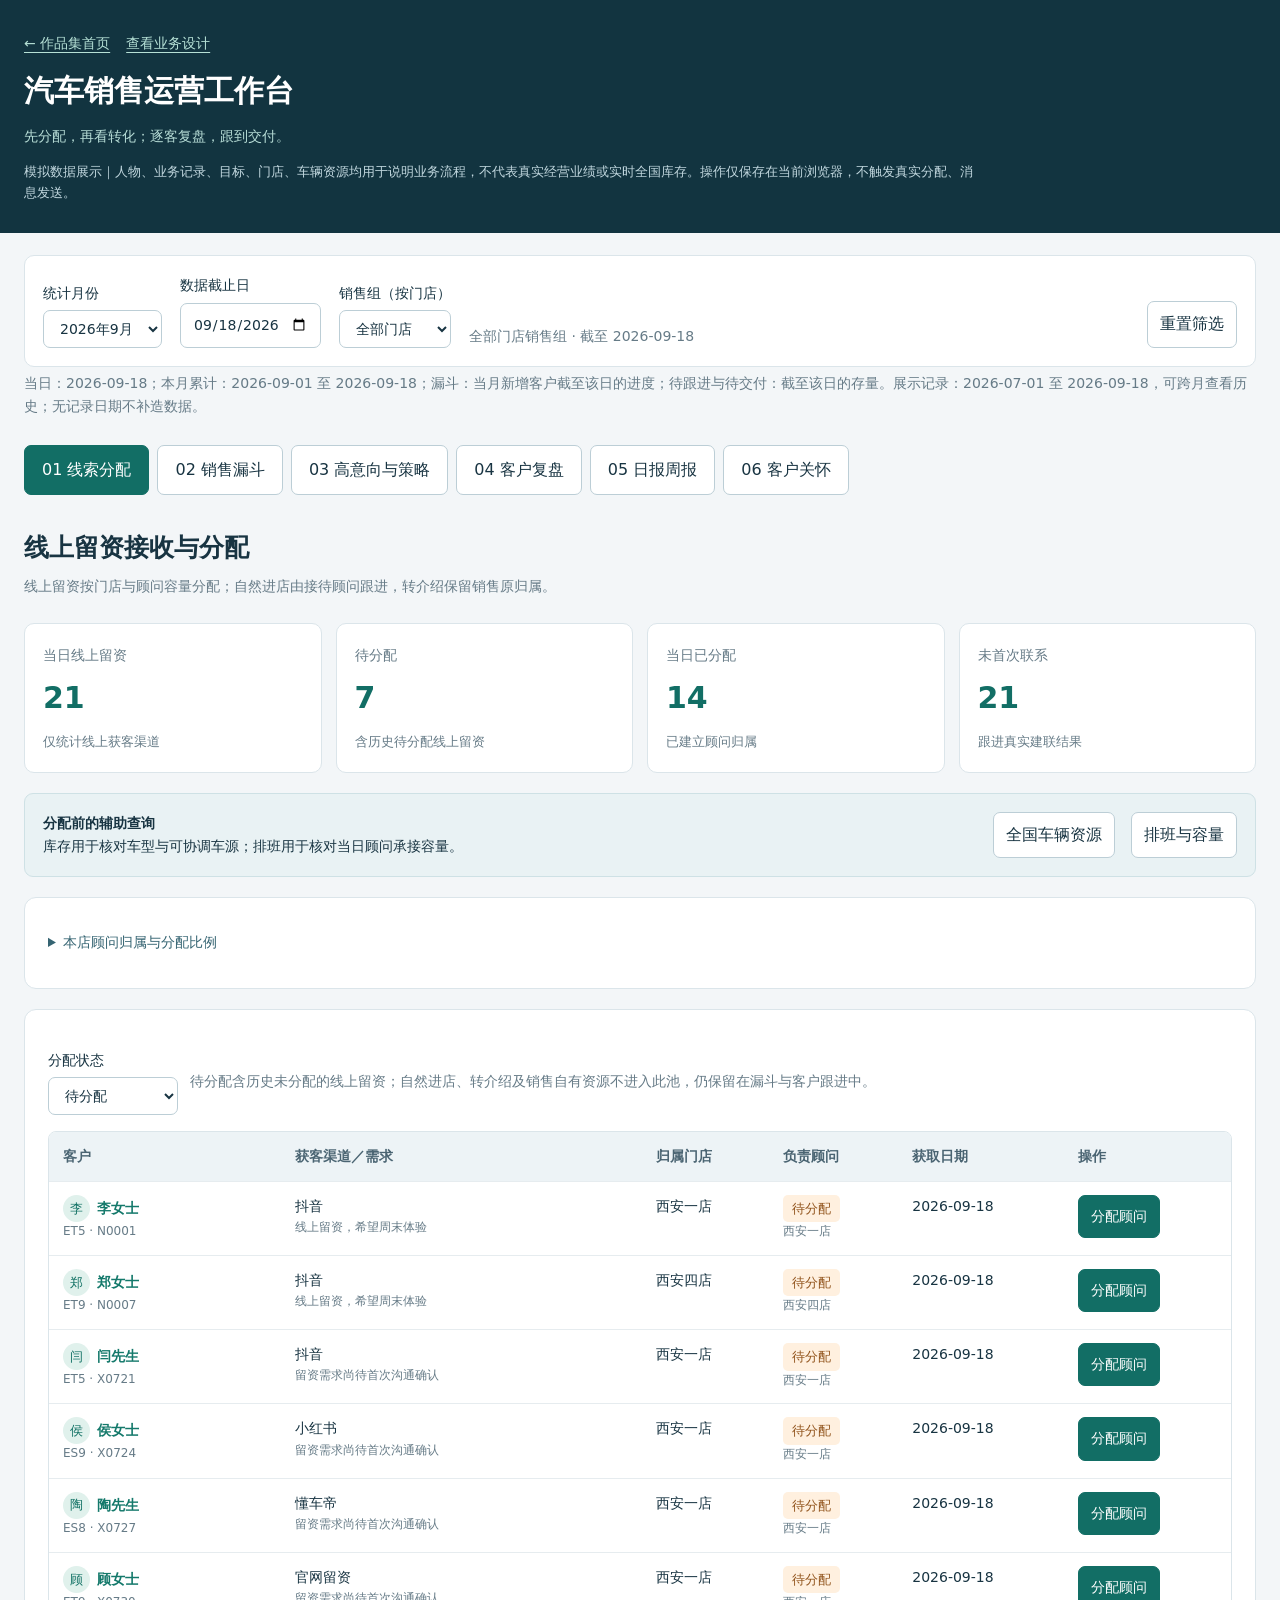
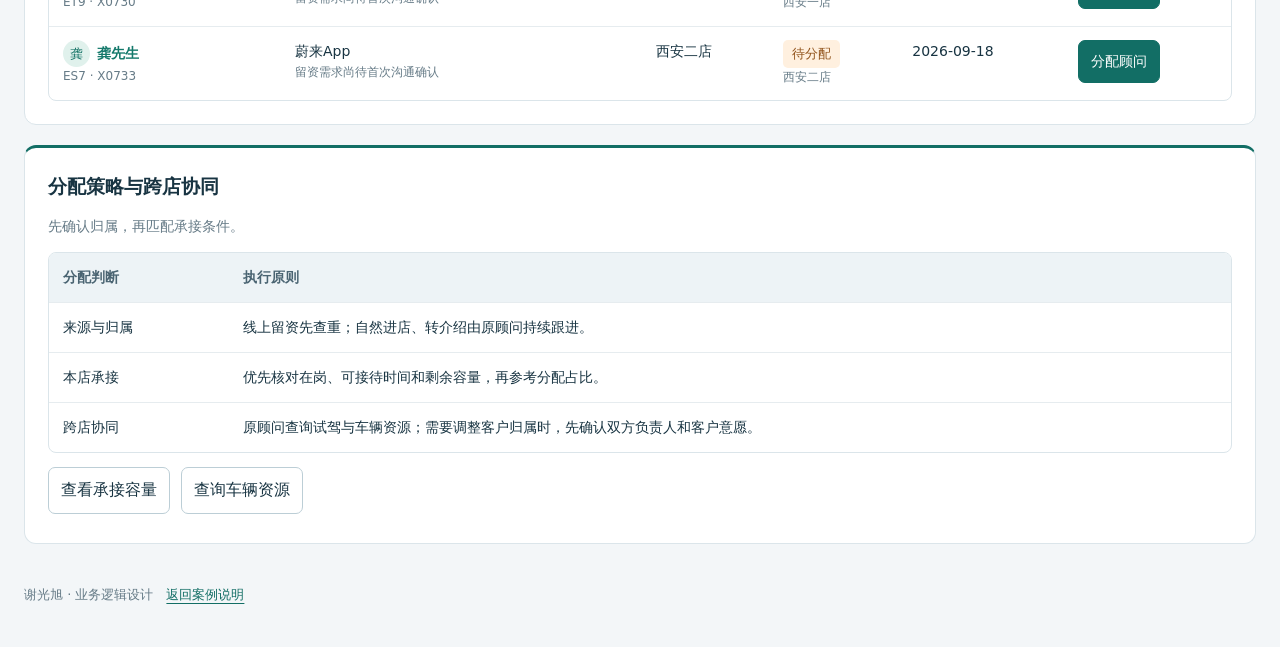
<file: original-test.html>
<!doctype html>
<html lang="zh-CN"><head><meta charset="utf-8"><meta name="viewport" content="width=device-width,initial-scale=1"><title>销售运营工作台 · 谢光旭</title><meta name="description" content="从线索分配到锁单转化、客户复盘和客户关怀的销售运营工作台"><link rel="icon" href="data:image/svg+xml,%3Csvg xmlns='http://www.w3.org/2000/svg' viewBox='0 0 32 32'%3E%3Crect width='32' height='32' rx='6' fill='%23126e65'/%3E%3Cpath d='M7 23V16M16 23V10M25 23V5' stroke='white' stroke-width='4'/%3E%3C/svg%3E"><link rel="stylesheet" href="operations.css"></head><body>

<header><a href="index.html">← 作品集首页</a>　<a href="case.html">查看业务设计</a><h1>汽车销售运营工作台</h1><div class="tagline">先分配，再看转化；逐客复盘，跟到交付。</div><p class="notice">模拟数据展示｜人物、业务记录、目标、门店、车辆资源均用于说明业务流程，不代表真实经营业绩或实时全国库存。操作仅保存在当前浏览器，不触发真实分配、消息发送。</p></header>

<main><div class="global"><label>统计月份<select id="reportMonth"><option value="2026-07">2026年7月</option><option value="2026-08">2026年8月</option><option value="2026-09" selected="">2026年9月</option></select></label><label>数据截止日<input id="asof" type="date" max="2026-09-18" value="2026-09-18"></label><label>销售组（按门店）<select id="store"><option value="">全部门店</option><option>西安一店</option><option>西安二店</option><option>西安三店</option><option>西安四店</option><option>西安五店</option></select></label><div class="scope" id="globalScope">全部门店销售组 · 截至 2026-09-18</div><button id="resetFilters">重置筛选</button></div>

<p class="hint" id="dateScope">当日：2026-09-18；本月累计：2026-09-01 至 2026-09-18；漏斗：当月新增客户截至该日的进度；待跟进与待交付：截至该日的存量。展示记录：2026-07-01 至 2026-09-18，可跨月查看历史；无记录日期不补造数据。</p><nav class="navigation" aria-label="主要业务流程"><button data-view="allocation" aria-current="page">01 线索分配</button><button data-view="funnel">02 销售漏斗</button><button data-view="strategy">03 高意向与策略</button><button data-view="review">04 客户复盘</button><button data-view="reports">05 日报周报</button><button data-view="care">06 客户关怀</button></nav>

<section class="page" id="allocation"><div class="section-head"><div><h2>线上留资接收与分配</h2><p>线上留资按门店与顾问容量分配；自然进店由接待顾问跟进，转介绍保留销售原归属。</p></div></div><div id="allocationMetrics" class="cards"><div class="metric"><small>当日线上留资</small><strong>21</strong><span>仅统计线上获客渠道</span></div><div class="metric"><small>待分配</small><strong>7</strong><span>含历史待分配线上留资</span></div><div class="metric"><small>当日已分配</small><strong>14</strong><span>已建立顾问归属</span></div><div class="metric"><small>未首次联系</small><strong>21</strong><span>跟进真实建联结果</span></div></div><div class="support"><p><b>分配前的辅助查询</b><br>库存用于核对车型与可协调车源；排班用于核对当日顾问承接容量。</p><button onclick="openResources()">全国车辆资源</button><button onclick="openSchedule()">排班与容量</button></div><details class="card"><summary>本店顾问归属与分配比例</summary><p class="hint">每店参考比例合计 100%，用于展示按比例轮转的分配思路，并非品牌政策。实际占比＝顾问当日接收的线上留资数÷该店当日已分配线上留资数；休息、已有客户归属和承接容量优先。</p><div id="allocationShare"><div class="table-wrap" tabindex="0" role="region" aria-label="数据表，可滚动查看"><table><thead><tr><th scope="col">顾问</th><th scope="col">所属门店销售组</th><th scope="col">分配参考占比</th><th scope="col">当日接收</th><th scope="col">实际分配占比</th><th scope="col">剩余承接</th></tr></thead><tbody><tr><td><b>陈子轩</b></td><td>西安一店</td><td>30%</td><td>2</td><td>100.0%</td><td>3</td></tr><tr><td><b>林雨桐</b></td><td>西安一店</td><td>25%</td><td>0</td><td>0.0%</td><td>5</td></tr><tr><td><b>张明远</b></td><td>西安一店</td><td>25%</td><td>0</td><td>0.0%</td><td>5</td></tr><tr><td><b>李佳宁</b></td><td>西安一店</td><td>20%</td><td>0</td><td>0.0%</td><td>5</td></tr><tr><td><b>王文博</b></td><td>西安二店</td><td>30%</td><td>0</td><td>0.0%</td><td>3</td></tr><tr><td><b>赵思涵</b></td><td>西安二店</td><td>25%</td><td>0</td><td>0.0%</td><td>4</td></tr><tr><td><b>刘嘉诚</b></td><td>西安二店</td><td>25%</td><td>1</td><td>50.0%</td><td>3</td></tr><tr><td><b>周晓彤</b></td><td>西安二店</td><td>20%</td><td>1</td><td>50.0%</td><td>3</td></tr><tr><td><b>吴宇航</b></td><td>西安三店</td><td>30%</td><td>2</td><td>100.0%</td><td>0</td></tr><tr><td><b>徐若宁</b></td><td>西安三店</td><td>25%</td><td>0</td><td>0.0%</td><td>4</td></tr><tr><td><b>孙启明</b></td><td>西安三店</td><td>25%</td><td>0</td><td>0.0%</td><td>4</td></tr><tr><td><b>朱雅文</b></td><td>西安三店</td><td>20%</td><td>0</td><td>0.0%</td><td>4</td></tr><tr><td><b>高一帆</b></td><td>西安四店</td><td>30%</td><td>2</td><td>50.0%</td><td>2</td></tr><tr><td><b>何舒然</b></td><td>西安四店</td><td>25%</td><td>1</td><td>25.0%</td><td>3</td></tr><tr><td><b>马致远</b></td><td>西安四店</td><td>25%</td><td>0</td><td>0.0%</td><td>4</td></tr><tr><td><b>罗欣悦</b></td><td>西安四店</td><td>20%</td><td>1</td><td>25.0%</td><td>3</td></tr><tr><td><b>郑凯文</b></td><td>西安五店</td><td>30%</td><td>1</td><td>25.0%</td><td>2</td></tr><tr><td><b>宋思宁</b></td><td>西安五店</td><td>25%</td><td>1</td><td>25.0%</td><td>4</td></tr><tr><td><b>唐景行</b></td><td>西安五店</td><td>25%</td><td>1</td><td>25.0%</td><td>4</td></tr><tr><td><b>许安然</b></td><td>西安五店</td><td>20%</td><td>1</td><td>25.0%</td><td>3</td></tr></tbody></table></div></div></details><div class="card"><div class="toolbar"><label>分配状态 <select id="allocationState"><option value="unassigned">待分配</option><option value="assigned">当日已分配</option><option value="all">线上留资记录</option></select></label><span class="hint">待分配含历史未分配的线上留资；自然进店、转介绍及销售自有资源不进入此池，仍保留在漏斗与客户跟进中。</span></div><div id="allocationTable"><div class="table-wrap" tabindex="0" role="region" aria-label="数据表，可滚动查看"><table><thead><tr><th scope="col">客户</th><th scope="col">获客渠道／需求</th><th scope="col">归属门店</th><th scope="col">负责顾问</th><th scope="col">获取日期</th><th scope="col">操作</th></tr></thead><tbody><tr><td><div class="person"><button class="link-button" onclick="openCustomer('N0001')"><span class="avatar" aria-hidden="true">李</span><b>李女士</b></button><small>ET5 · N0001</small></div></td><td>抖音<small class="note-cell">线上留资，希望周末体验</small></td><td>西安一店</td><td><span class="pill warn">待分配</span><small>西安一店</small></td><td><span class="date-cell">2026-09-18</span></td><td><button class="primary" onclick="openAssign('N0001')">分配顾问</button></td></tr><tr><td><div class="person"><button class="link-button" onclick="openCustomer('N0007')"><span class="avatar" aria-hidden="true">郑</span><b>郑女士</b></button><small>ET9 · N0007</small></div></td><td>抖音<small class="note-cell">线上留资，希望周末体验</small></td><td>西安四店</td><td><span class="pill warn">待分配</span><small>西安四店</small></td><td><span class="date-cell">2026-09-18</span></td><td><button class="primary" onclick="openAssign('N0007')">分配顾问</button></td></tr><tr><td><div class="person"><button class="link-button" onclick="openCustomer('X0721')"><span class="avatar" aria-hidden="true">闫</span><b>闫先生</b></button><small>ET5 · X0721</small></div></td><td>抖音<small class="note-cell">留资需求尚待首次沟通确认</small></td><td>西安一店</td><td><span class="pill warn">待分配</span><small>西安一店</small></td><td><span class="date-cell">2026-09-18</span></td><td><button class="primary" onclick="openAssign('X0721')">分配顾问</button></td></tr><tr><td><div class="person"><button class="link-button" onclick="openCustomer('X0724')"><span class="avatar" aria-hidden="true">侯</span><b>侯女士</b></button><small>ES9 · X0724</small></div></td><td>小红书<small class="note-cell">留资需求尚待首次沟通确认</small></td><td>西安一店</td><td><span class="pill warn">待分配</span><small>西安一店</small></td><td><span class="date-cell">2026-09-18</span></td><td><button class="primary" onclick="openAssign('X0724')">分配顾问</button></td></tr><tr><td><div class="person"><button class="link-button" onclick="openCustomer('X0727')"><span class="avatar" aria-hidden="true">陶</span><b>陶先生</b></button><small>ES8 · X0727</small></div></td><td>懂车帝<small class="note-cell">留资需求尚待首次沟通确认</small></td><td>西安一店</td><td><span class="pill warn">待分配</span><small>西安一店</small></td><td><span class="date-cell">2026-09-18</span></td><td><button class="primary" onclick="openAssign('X0727')">分配顾问</button></td></tr><tr><td><div class="person"><button class="link-button" onclick="openCustomer('X0730')"><span class="avatar" aria-hidden="true">顾</span><b>顾女士</b></button><small>ET9 · X0730</small></div></td><td>官网留资<small class="note-cell">留资需求尚待首次沟通确认</small></td><td>西安一店</td><td><span class="pill warn">待分配</span><small>西安一店</small></td><td><span class="date-cell">2026-09-18</span></td><td><button class="primary" onclick="openAssign('X0730')">分配顾问</button></td></tr><tr><td><div class="person"><button class="link-button" onclick="openCustomer('X0733')"><span class="avatar" aria-hidden="true">龚</span><b>龚先生</b></button><small>ES7 · X0733</small></div></td><td>蔚来App<small class="note-cell">留资需求尚待首次沟通确认</small></td><td>西安二店</td><td><span class="pill warn">待分配</span><small>西安二店</small></td><td><span class="date-cell">2026-09-18</span></td><td><button class="primary" onclick="openAssign('X0733')">分配顾问</button></td></tr></tbody></table></div></div></div><div class="card business-summary"><h3>分配策略与跨店协同</h3><p class="hint">先确认归属，再匹配承接条件。</p><div id="allocationLogic"><div class="table-wrap" tabindex="0" role="region" aria-label="数据表，可滚动查看"><table><thead><tr><th scope="col">分配判断</th><th scope="col">执行原则</th></tr></thead><tbody><tr><td>来源与归属</td><td>线上留资先查重；自然进店、转介绍由原顾问持续跟进。</td></tr><tr><td>本店承接</td><td>优先核对在岗、可接待时间和剩余容量，再参考分配占比。</td></tr><tr><td>跨店协同</td><td>原顾问查询试驾与车辆资源；需要调整客户归属时，先确认双方负责人和客户意愿。</td></tr></tbody></table></div></div><div class="summary-actions"><button onclick="openSchedule()">查看承接容量</button> <button onclick="openResources()">查询车辆资源</button></div></div></section>

<section class="page" id="funnel" hidden=""><div class="section-head"><div><h2>销售漏斗与锁单转化</h2><p>先看转化进度，再看每日进店、锁单来源与成交周期。</p></div></div><div class="toolbar"><label>销售顾问 <select id="funnelAdvisor"><option value="">全部顾问</option></select></label><span class="hint">销售组使用顶部的门店筛选，下方可进一步查看单个顾问。</span></div><div id="funnelMetrics" class="cards"></div><div class="card"><h3>线索转化进度</h3><p class="hint">仅统计所选月份新增客户，截至截止日的阶段进度。自然进店不要求先邀约，因此邀约单列；历史客户在本月锁单计入上方业绩，不混入本月新增漏斗。</p><div id="funnelChart" class="funnel"></div><div id="funnelNote" class="explain"></div><button class="primary" onclick="go('strategy')">查看未转化客户与原因 →</button></div><div class="card"><h3>门店销售组转化对比</h3><p class="hint">当月新增客户口径。试驾→锁单＝已试驾且已锁单人数÷已试驾人数；待分配线索计入归属门店，暂不计入具体顾问。样本少时不单凭转化率评价顾问。</p><div id="funnelGroupTable"></div></div><div class="card business-summary"><h3>转化改善重点</h3><p class="hint">按当月新增客户节点定位问题；与顾问核实原因后，再安排改善动作。</p><div id="conversionActions"></div><div class="summary-actions"><button onclick="go('strategy')">核对客户原因</button></div></div><div class="card"><h3>销售顾问转化对比</h3><p class="hint">仅统计当月新增客户，与上方漏斗一致。</p><div id="funnelAdvisorTable"></div></div><div class="card"><h3>每日进店 · 按门店与到店方式</h3><p class="hint">同一客户同日去重；到店方式分为自然进店、邀约到店、老车主到店，与获客渠道分别统计。日期跟随顶部数据截止日。</p><div id="visitsTable"></div></div><div class="card"><h3>锁单渠道分布</h3><p class="hint">统计本月已锁单客户的获客来源，占比以本月锁单总数为分母；不使用新增线索数代替成交来源。</p><div id="channelTable"></div></div><div class="two"><div class="card"><h3>成交周期</h3><p class="hint">本月锁单客户，首次成功建联至锁单日，含首日。</p><div id="cycleTable"></div></div><details class="card"><summary>车型与交付明细（辅助查询）</summary><p class="hint">锁单、交付按当月事件统计；待交付为截至数据截止日已锁单且未交付的存量。</p><div id="modelTable"></div><details><summary>查看月结转口径</summary><p id="carryNote" class="hint"></p></details></details></div></section>

<section class="page" id="strategy" hidden=""><div class="section-head"><div><h2>高意向优先池与策略证据</h2><p>一位客户一行，区分当前事实、初步判断和需要销售确认的下一步。</p></div></div><div class="explain"><b>超时指距最近一次有效销售跟进的天数。</b> 超7天：8—14天；超14天：15—30天；超30天：31天及以上。三档互斥。没有有效跟进记录的客户单列为“待首次联系”。</div><div class="tabs"><button id="strategyPriority" aria-pressed="true" onclick="setStrategy('priority')">高意向优先池</button><button id="strategyEvidence" aria-pressed="false" onclick="setStrategy('evidence')">策略证据 · 含异常跟进</button></div><div id="strategyMetrics" class="cards"></div><div class="toolbar"><input id="customerSearch" type="search" aria-label="搜索客户、顾问或编号" placeholder="客户、顾问、车型或编号"><select id="strategyBucket" aria-label="超时档位"><option value="">全部档位</option><option>待首次联系</option><option>超7天</option><option>超14天</option><option>超30天</option><option>未超时</option></select><select id="strategyStage" aria-label="客户阶段"><option value="">全部阶段</option><option>待邀约试驾</option><option>已到店待试驾</option><option>已试驾待锁单</option></select></div><p class="hint">优先关注高意向未试驾、试驾未锁单及跟进超时客户。原因栏为待确认判断，沟通后可记录确认结果。</p><div class="card"><div id="strategyTable"></div><div id="strategyPager" class="pagination"></div></div><div class="card business-summary"><h3>竞品异议与接待改善</h3><p class="hint">先了解客户真正关注点，再核对费用、配置与体验差异。具体竞品参数和政策以核实结果为准。</p><div id="objectionSummary"></div></div></section>

<section class="page" id="review" hidden=""><div class="section-head"><div><h2>客户节点复盘</h2><p>复盘客户卡在哪一环：何时来试驾、何时订车、车辆何时到店，以及何时提车。</p></div></div><div class="tabs" id="reviewTabs"><button data-review="invite" aria-pressed="true">高意向未试驾</button><button data-review="order">已试驾未锁单</button><button data-review="delivery">锁单至交付</button></div><div class="card" style="margin-top:18px"><div id="reviewIntro" class="explain"></div><div id="reviewTable"></div></div><div class="support"><p><b>复盘后的动作</b><br>与负责顾问确认原因，补充下一次邀约、订车计划或交付安排，再在后续日期检查实际进展。</p><button onclick="go('strategy')">查看高意向优先池</button><button onclick="go('reports')">进入日报周报</button></div><div class="card business-summary"><h3>交付协同检查</h3><p class="hint">车辆、手续、客户时间分别落实负责人，处理结果记录到客户节点。</p><div id="deliverySummary"></div></div></section>

<section class="page" id="reports" hidden=""><div class="section-head"><div><h2>日报与周报</h2><p>集中通晒目标完成、未跟进客户和锁单情况。</p></div><div class="tabs"><button id="reportDay" aria-pressed="true" onclick="setReport('day')">日报</button><button id="reportWeek" aria-pressed="false" onclick="setReport('week')">周报</button><button onclick="exportReport()">导出当前报表</button></div></div><div class="card"><h3>目标与完成</h3><p class="hint" id="reportPeriod"></p><details><summary>调整当前范围的目标</summary><div class="rate-grid" id="targetInputs"></div><button onclick="saveTargets()" style="margin-top:12px">保存目标</button></details><div id="targetTable" style="margin-top:16px"></div></div><div class="card"><h3>客户互动与试驾进度 · 按顾问</h3><p class="hint">有效互动以有销售跟进记录的客户数去重统计，不计消息条数。周报不直接累加每日去重数。</p><div id="reportStaff"></div></div><div class="card"><h3>未跟进与超时通晒</h3><p class="hint">截至数据截止日的待跟进存量，按客户和负责顾问展示。</p><div id="reportOverdue"></div></div><div class="card"><h3>锁单通晒</h3><div id="reportLocks"></div></div><details class="card"><summary>运营任务与执行记录</summary><div id="taskTable"></div></details><div class="card business-summary"><h3>活动线索承接与复盘</h3><p class="hint">商圈活动来源客户，截至截止日累计去重统计；跟随门店筛选，不随日报／周报切换。</p><div id="activitySummary"></div><div class="summary-actions"><p class="hint">先看建联与到店，再追踪试驾和锁单；对未转化客户核实原因。活动客户保留原顾问归属，不重复计入线上分配池。</p></div></div></section>

<section class="page" id="care" hidden=""><div class="section-head"><div><h2>客户关怀与微信跟进</h2><p>从一次销售沟通延续到用车体验：尊重联系偏好，及时回应问题，记录服务闭环。</p></div></div><div class="tabs" aria-label="客户身份分类"><button id="careAudience-prospect" aria-pressed="true" onclick="setCareAudience('prospect')">未购车客户</button><button id="careAudience-owner" aria-pressed="false" onclick="setCareAudience('owner')">车主</button><button id="careAudience-pending" aria-pressed="false" onclick="setCareAudience('pending')">待交付关怀</button></div><p class="explain" id="careAudienceNote"></p><div id="careMetrics" class="cards"></div><div class="toolbar"><label>关怀场景 <select id="careScene"><option value="">全部场景</option><option>到店前提醒</option><option>试驾后问候</option><option>待交付关怀</option><option>提车后回访</option><option>日常需求关怀</option></select></label><label>关怀进度 <select id="careStatus"><option value="">全部进度</option><option>待关怀</option><option>待客户回复</option><option>需协同处理</option><option>已完成</option><option>暂缓联系</option></select></label></div><div class="card"><h3>客户关怀清单</h3><p class="hint">问候文案可编辑、复制；客户反馈与下一次联系日期独立记录。未添加微信时先确认联系方式，暂停联系的客户不生成主动问候。</p><div id="careTable"></div></div></section>

<footer>谢光旭 · 业务逻辑设计　<a href="case.html">返回案例说明</a></footer></main><dialog id="detailDialog"><div class="dialog-head"><h2 id="dialogTitle"></h2><button onclick="document.getElementById('detailDialog').close()">关闭</button></div><div id="dialogBody"></div></dialog><div id="toast" role="status" hidden=""></div><script src="https://xie-guangxu-sales-portfolio.xieburoumax.chatgpt.site/operations-data.js?v=12"></script><script src="https://xie-guangxu-sales-portfolio.xieburoumax.chatgpt.site/operations.js?v=12"></script>

</body></html>
</file>
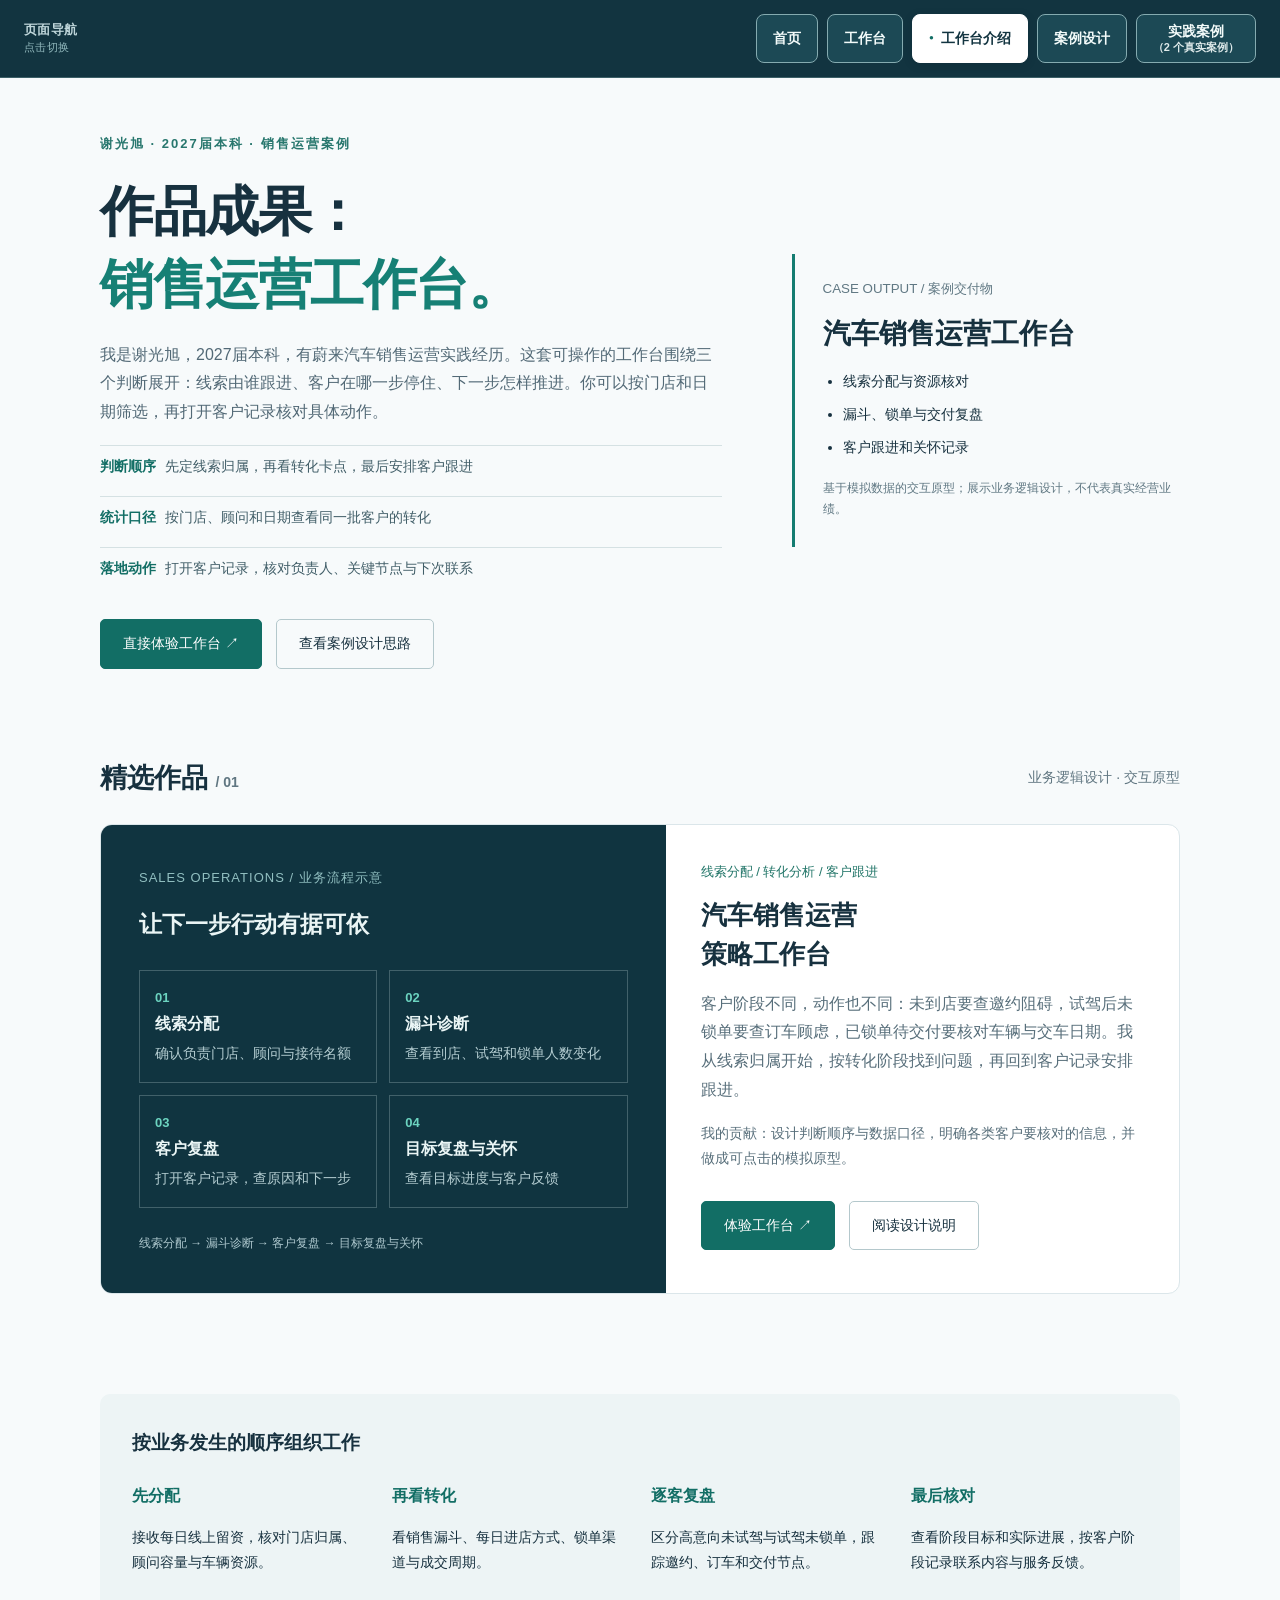
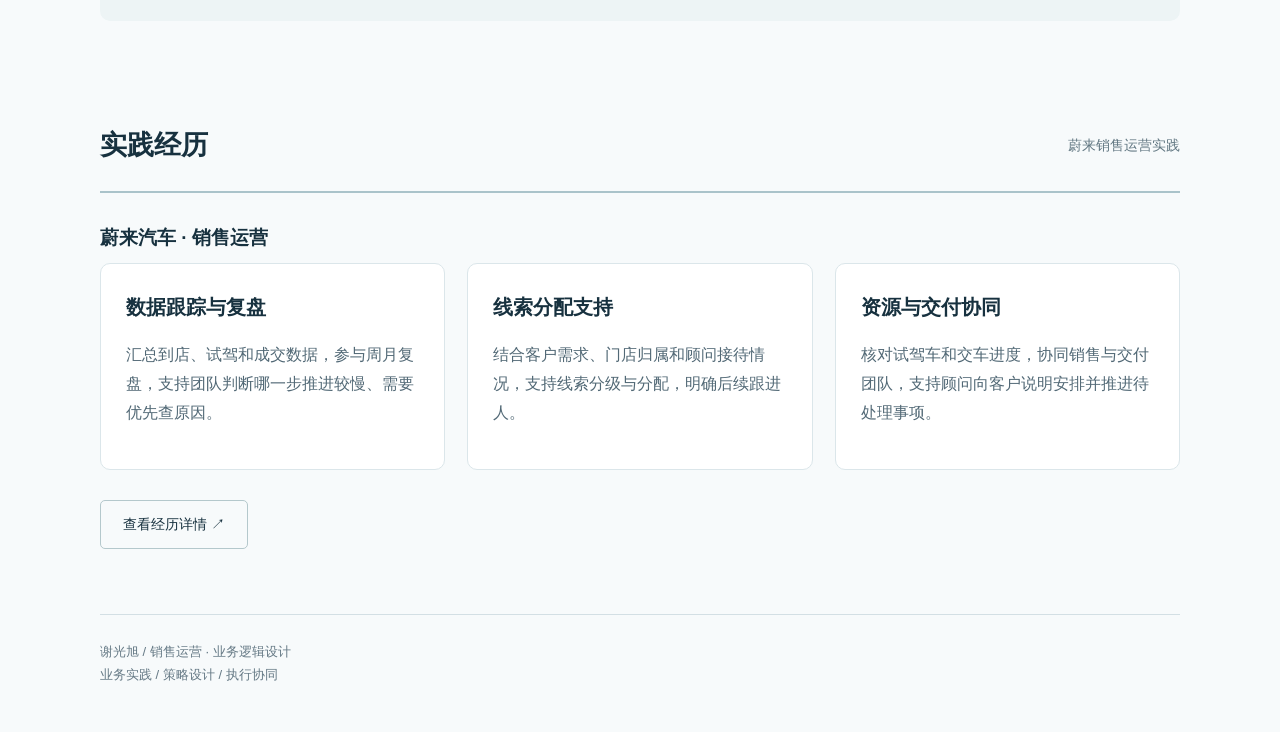
<file: portfolio.html>
<!doctype html>
<html lang="zh-CN"><head><meta charset="utf-8"><meta name="viewport" content="width=device-width,initial-scale=1"><title>谢光旭 · 销售运营工作台案例</title><meta name="description" content="先看交付结果，再体验可操作的汽车销售运营工作台案例。"><link rel="icon" href="data:image/svg+xml,%3Csvg xmlns='http://www.w3.org/2000/svg' viewBox='0 0 40 40'%3E%3Crect width='40' height='40' rx='8' fill='%230d343e'/%3E%3Ctext x='8' y='29' fill='white' font-size='26'%3E谢%3C/text%3E%3C/svg%3E"><style>

*{box-sizing:border-box}html{scroll-behavior:smooth}body{margin:0;color:#17313f;background:#f7fafb;font:16px/1.8 'Microsoft YaHei',sans-serif}a{color:inherit;text-underline-offset:5px}button{font:inherit;cursor:pointer}.switch{position:sticky;top:0;z-index:10;display:flex;justify-content:center;gap:12px;align-items:center;background:#e8eef2;padding:12px 20px;border-bottom:1px solid #cbd8df}.switch span{font-size:14px;margin-right:12px}.switch button{padding:6px 18px;border:1px solid #9bb0bb;border-radius:6px;background:transparent;color:#17313f}.switch button[aria-pressed=true]{background:#17313f;color:white}.wrap{max-width:1160px;margin:auto;padding:0 40px}nav{display:flex;justify-content:space-between;align-items:center;padding:25px 0;border-bottom:1px solid #dce5e8}nav strong{font-size:22px}nav div{display:flex;gap:28px;flex-wrap:wrap}nav a{text-decoration:none;font-size:14px}.hero{padding:78px 0 72px;display:grid;grid-template-columns:1.6fr 1fr;gap:70px;align-items:center}.eyebrow{font-size:13px;letter-spacing:2px;color:#28776e;font-weight:bold}h1{font-size:clamp(34px,4.2vw,56px);line-height:1.35;letter-spacing:-1.5px;margin:20px 0}h1 em{font-style:normal;color:#168075}.intro{max-width:620px;color:#526976}.actions{display:flex;gap:14px;flex-wrap:wrap;margin-top:30px}.btn{display:inline-block;padding:11px 22px;border:1px solid #b4c8cc;border-radius:5px;text-decoration:none;font-size:14px}.primary{background:#126e65;color:white;border-color:#126e65}.profile{border-left:3px solid #147c71;padding:20px 0 20px 28px}.profile small{color:#607883}.profile h2{margin:6px 0;font-size:28px}.profile p{margin:6px 0}.section{padding:35px 0 65px}.section-head{display:flex;justify-content:space-between;align-items:center;margin-bottom:22px}.section-head h2{font-size:27px;margin:0}.muted{color:#607681;font-size:14px}.project{display:grid;grid-template-columns:1.1fr 1fr;background:white;border:1px solid #dbe6ea;border-radius:12px;overflow:hidden}.diagram{background:#103440;color:#eaf5f5;padding:38px}.diagram>small{font-size:13px;letter-spacing:1px;color:#91bfc0}.diagram h3{font-size:23px;margin:12px 0 25px}.flow{display:grid;grid-template-columns:1fr 1fr;gap:12px}.step{border:1px solid #41616a;padding:15px}.step strong{display:block}.step b{display:block;color:#6cd4c0;font-size:13px}.step span{font-size:14px;color:#b4cdd1}.diagram footer{font-size:12px;color:#adc7cd;margin-top:25px}.project-copy{padding:35px}.project-copy h3{font-size:26px;line-height:1.5;margin:12px 0}.tags{font-size:13px;color:#217568}.project-copy p{color:#586f7b}.experience{display:grid;grid-template-columns:1fr;gap:25px}.job{border-top:2px solid #aac3ca;padding-top:20px}.job h3{margin:8px 0}.job p{font-size:14px;color:#556c77}.case{background:#edf4f5;padding:32px;border-radius:10px}.case h3{margin:0 0 14px}.case-grid{display:grid;grid-template-columns:repeat(4,1fr);gap:22px}.case-grid h4{margin:8px 0;color:#126e65}.case-grid p{font-size:14px}.page-footer{padding:25px 0 45px;color:#657985;font-size:13px;border-top:1px solid #d3dfe4}.story-only{display:none}

body.story{background:#102631;color:#eaf1f4}.story nav{border-color:#3d535f}.story .hero{display:block;position:relative;padding:80px 0 58px;max-width:950px}.story .hero h1{font-size:clamp(38px,5.8vw,74px);font-family:'SimSun',serif;line-height:1.3;letter-spacing:0}.story h1 em{color:#76d2c0}.story .intro{color:#bacad2;max-width:690px}.story .profile{display:none}.story .eyebrow{color:#75cdbd}.story .project{grid-template-columns:0.85fr 1.15fr;background:#f4f6f4;color:#183644;border:0;border-radius:0}.story .diagram{order:2;background:#174451;display:flex;flex-direction:column;justify-content:center}.story .project-copy{padding:46px}.story .flow{grid-template-columns:1fr}.story .step{display:grid;grid-template-columns:40px 140px 1fr;align-items:center;padding:10px 15px}.story .section{padding-bottom:60px}.story .section-head h2{font-family:'SimSun',serif;font-size:32px}.story .muted,.story .job p{color:#b3c6cf}.story .case{background:#1b3946;border-radius:0}.story .case-grid h4{color:#79d7c5}.story .job{border-color:#456675}.story .page-footer{border-color:#405762;color:#b2c1c8}.story .story-only{display:block}.story .clean-only{display:none}.story .btn{border-color:#648a96}.story .project .btn{border-color:#b4c8cc}.story .primary{background:#137368}.story .section-head .muted{max-width:270px}.story .project-copy .muted{color:#607681}

@media(max-width:700px){.wrap{padding:0 22px}.switch{gap:6px;padding:10px 8px}.switch span{display:none}.switch button{font-size:14px;padding:6px 12px}nav{padding:18px 0}nav div{gap:16px}.hero{grid-template-columns:1fr;gap:20px;padding:40px 0}.profile{padding:8px 0 8px 18px}.project,.story .project{grid-template-columns:1fr}.diagram,.project-copy,.story .project-copy{padding:25px}.story .diagram{order:0}.experience,.case-grid{grid-template-columns:1fr}.section-head{align-items:flex-start;gap:15px}.section-head .muted{max-width:130px}.story .hero{padding:42px 0}.story .step{grid-template-columns:30px 1fr}.story .step span{grid-column:2}.case{padding:23px}.section{padding:25px 0 35px}}

@media(prefers-reduced-motion:reduce){html{scroll-behavior:auto}}



section[id]{scroll-margin-top:85px}.detail-hero{padding:65px 0 38px;max-width:860px}.detail-hero h1{font-size:clamp(32px,4.5vw,54px)}.detail-grid{display:grid;grid-template-columns:repeat(3,1fr);gap:22px}.detail-card{background:white;border:1px solid #dbe6ea;border-radius:10px;padding:25px}.detail-card h3{font-size:20px;margin-top:0}.detail-card p{font-size:16px;color:#526976}.callout{background:#103440;color:#edf8f6;padding:30px;border-left:4px solid #39ac97;border-radius:6px}.callout p{margin:8px 0}.decision{padding:25px 0;border-bottom:1px solid #dbe6ea}.decision h3{margin:0 0 10px;font-size:22px}.decision p{max-width:820px}.kicker{color:#168075;font-size:14px;font-weight:bold}.story .detail-card{background:#1b3946;border-color:#456675}.story .detail-card p{color:#c4d4db}a:focus-visible,button:focus-visible{outline:3px solid #2bb69d;outline-offset:5px}.step-nav{display:flex;gap:20px;flex-wrap:wrap;padding:18px 0;border-bottom:1px solid #dbe6ea;margin-bottom:20px}.detail-grid .btn{margin-top:15px}@media(max-width:700px){.detail-grid{grid-template-columns:1fr}.detail-hero{padding-top:35px}.callout{padding:22px}.step-nav{gap:12px}nav div{flex-wrap:wrap}}

.hero{padding:54px 0 50px}.result-list{list-style:none;margin:18px 0 0;padding:0;display:grid;gap:9px}.result-list li{padding:8px 0;border-top:1px solid #d5e1e3;font-size:14px;color:#415e68}.result-list strong{color:#126e65;margin-right:9px}.profile ul{margin:10px 0 0;padding-left:20px;font-size:14px}.profile li{margin:8px 0}.profile .result-note{font-size:12px;color:#607883;margin-top:17px}@media(max-width:700px){.hero{padding:30px 0}.profile{margin-top:4px}}
.hero{padding:54px 0 50px}.result-list{list-style:none;margin:18px 0 0;padding:0;display:grid;gap:9px}.result-list li{padding:8px 0;border-top:1px solid #d5e1e3;font-size:14px;color:#415e68}.result-list strong{color:#126e65;margin-right:9px}.profile ul{margin:10px 0 0;padding-left:20px;font-size:14px}.profile li{margin:8px 0}.profile .result-note{font-size:12px;color:#607883;margin-top:17px}@media(max-width:700px){.hero{padding:30px 0}.profile{margin-top:4px}}
</style><link rel="stylesheet" href="site-nav.css?v=nav-2"></head><body>



<nav class="site-nav" aria-label="页面导航"><span class="site-nav-label">页面导航 <small>点击切换</small></span><div class="site-nav-links"><a href="./">首页</a><a href="workbench.html">工作台</a><a href="portfolio.html" aria-current="page">工作台介绍</a><a href="case.html">案例设计</a><a href="experience.html#practice-cases"><span>实践案例</span><small>（2 个真实案例）</small></a></div></nav><div class="wrap">

<header class="hero"><div><div class="eyebrow">谢光旭 · 2027届本科 · 销售运营案例</div><h1>作品成果：<br><em>销售运营工作台。</em></h1><p class="intro">我是谢光旭，2027届本科，有蔚来汽车销售运营实践经历。这套可操作的工作台围绕三个判断展开：线索由谁跟进、客户在哪一步停住、下一步怎样推进。你可以按门店和日期筛选，再打开客户记录核对具体动作。</p><ul class="result-list"><li><strong>判断顺序</strong>先定线索归属，再看转化卡点，最后安排客户跟进</li><li><strong>统计口径</strong>按门店、顾问和日期查看同一批客户的转化</li><li><strong>落地动作</strong>打开客户记录，核对负责人、关键节点与下次联系</li></ul><div class="actions"><a class="btn primary" href="workbench.html#allocation">直接体验工作台 ↗</a><a class="btn" href="case.html">查看案例设计思路</a></div></div><aside class="profile"><small>CASE OUTPUT / 案例交付物</small><h2>汽车销售运营工作台</h2><ul><li>线索分配与资源核对</li><li>漏斗、锁单与交付复盘</li><li>客户跟进和关怀记录</li></ul><p class="result-note">基于模拟数据的交互原型；展示业务逻辑设计，不代表真实经营业绩。</p></aside></header>

<section class="section" id="work"><div class="section-head"><h2>精选作品 <span class="muted">/ 01</span></h2><span class="muted">业务逻辑设计 · 交互原型</span></div><article class="project"><div class="diagram"><small>SALES OPERATIONS / 业务流程示意</small><h3>让下一步行动有据可依</h3><div class="flow"><div class="step"><b>01</b><strong>线索分配</strong><span>确认负责门店、顾问与接待名额</span></div><div class="step"><b>02</b><strong>漏斗诊断</strong><span>查看到店、试驾和锁单人数变化</span></div><div class="step"><b>03</b><strong>客户复盘</strong><span>打开客户记录，查原因和下一步</span></div><div class="step"><b>04</b><strong>目标复盘与关怀</strong><span>查看目标进度与客户反馈</span></div></div><footer>线索分配 → 漏斗诊断 → 客户复盘 → 目标复盘与关怀</footer></div><div class="project-copy"><div class="tags">线索分配 / 转化分析 / 客户跟进</div><h3>汽车销售运营<br>策略工作台</h3><p>客户阶段不同，动作也不同：未到店要查邀约阻碍，试驾后未锁单要查订车顾虑，已锁单待交付要核对车辆与交车日期。我从线索归属开始，按转化阶段找到问题，再回到客户记录安排跟进。</p><p class="muted">我的贡献：设计判断顺序与数据口径，明确各类客户要核对的信息，并做成可点击的模拟原型。</p><div class="actions"><a class="btn primary" href="workbench.html#allocation">体验工作台 ↗</a><a class="btn" href="case.html">阅读设计说明</a></div></div></article></section>

<section class="section" id="case"><div class="case"><h3>按业务发生的顺序组织工作</h3><div class="case-grid"><div><h4>先分配</h4><p>接收每日线上留资，核对门店归属、顾问容量与车辆资源。</p></div><div><h4>再看转化</h4><p>看销售漏斗、每日进店方式、锁单渠道与成交周期。</p></div><div><h4>逐客复盘</h4><p>区分高意向未试驾与试驾未锁单，跟踪邀约、订车和交付节点。</p></div><div><h4>最后核对</h4><p>查看阶段目标和实际进展，按客户阶段记录联系内容与服务反馈。</p></div></div></div></section>

<section class="section" id="experience"><div class="section-head"><h2>实践经历</h2><span class="muted">蔚来销售运营实践</span></div><div class="experience"><article class="job"><h3>蔚来汽车 · 销售运营</h3><div class="detail-grid"><article class="detail-card"><h3>数据跟踪与复盘</h3><p>汇总到店、试驾和成交数据，参与周月复盘，支持团队判断哪一步推进较慢、需要优先查原因。</p></article><article class="detail-card"><h3>线索分配支持</h3><p>结合客户需求、门店归属和顾问接待情况，支持线索分级与分配，明确后续跟进人。</p></article><article class="detail-card"><h3>资源与交付协同</h3><p>核对试驾车和交车进度，协同销售与交付团队，支持顾问向客户说明安排并推进待处理事项。</p></article></div><div class="actions"><a class="btn" href="experience.html">查看经历详情 ↗</a></div></article></div></section>

<footer class="page-footer">谢光旭 / 销售运营 · 业务逻辑设计<br>业务实践 / 策略设计 / 执行协同</footer></div>



</body></html>
</file>
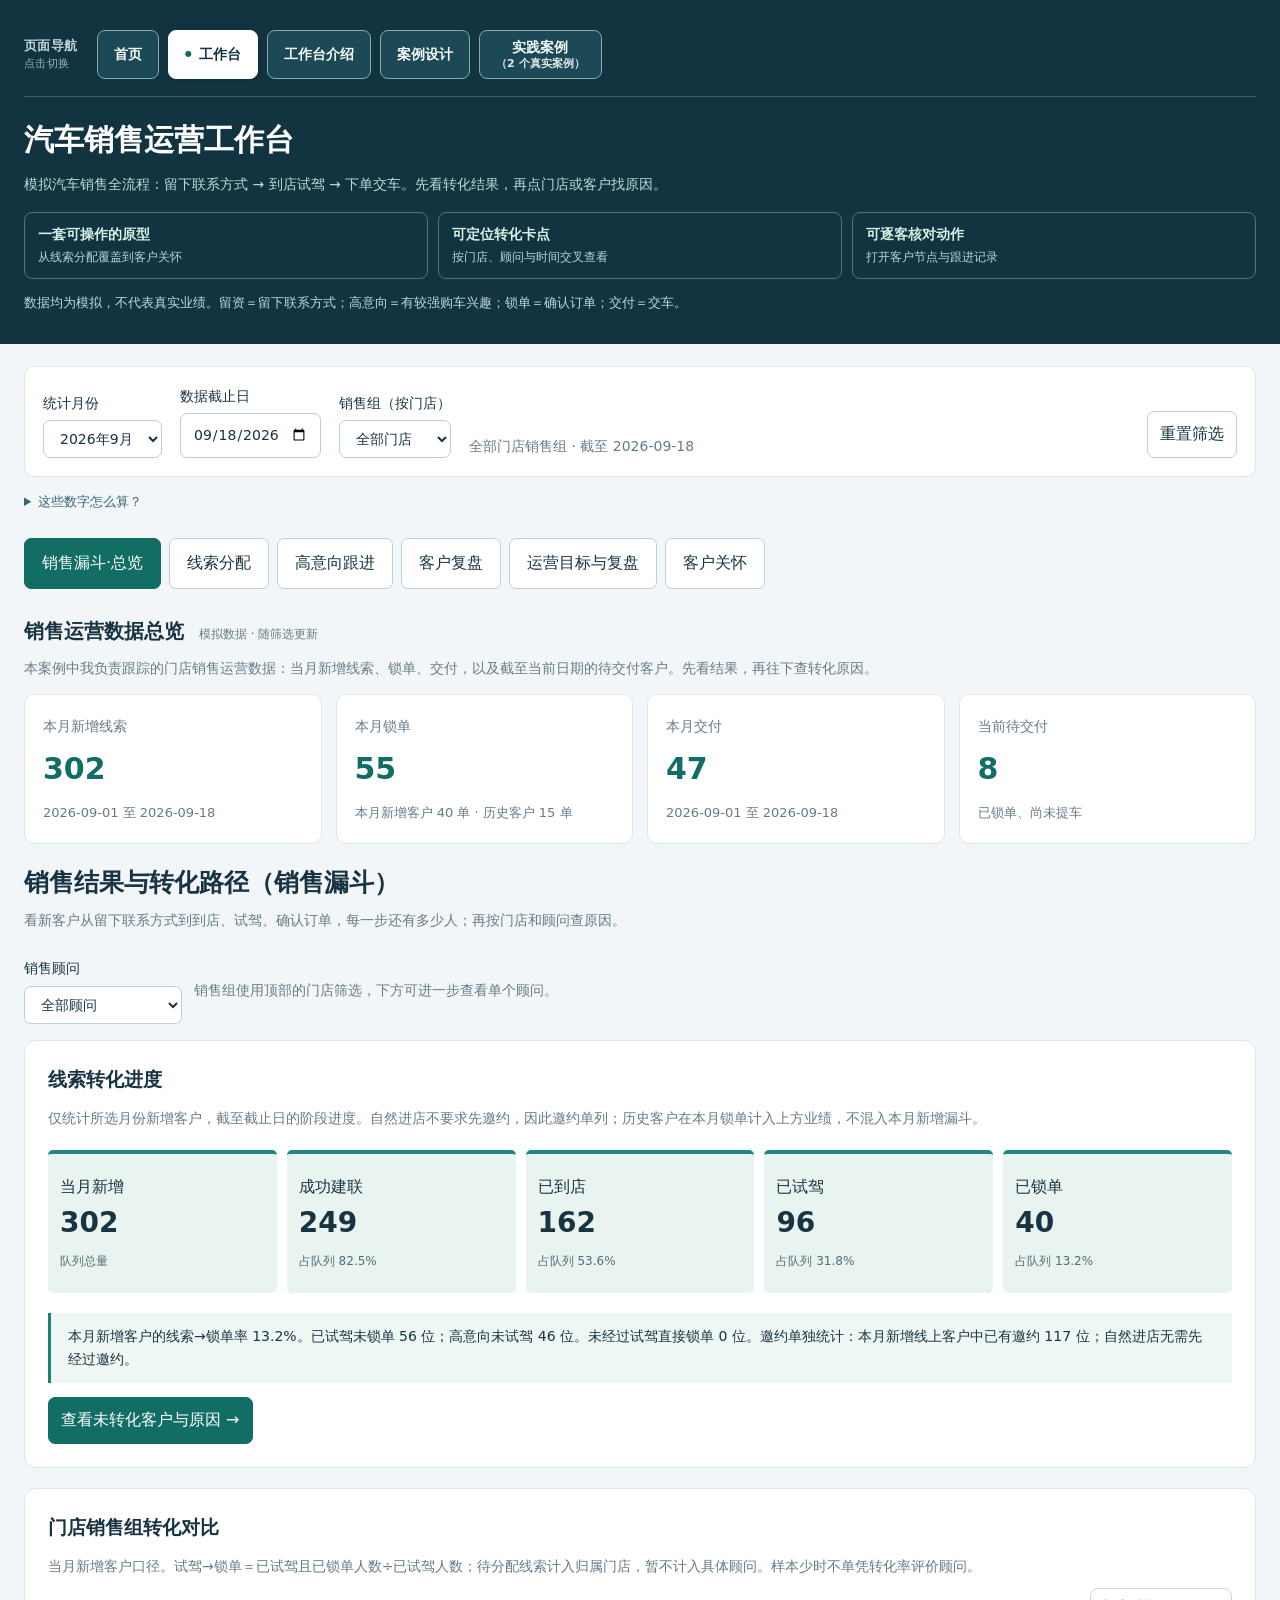
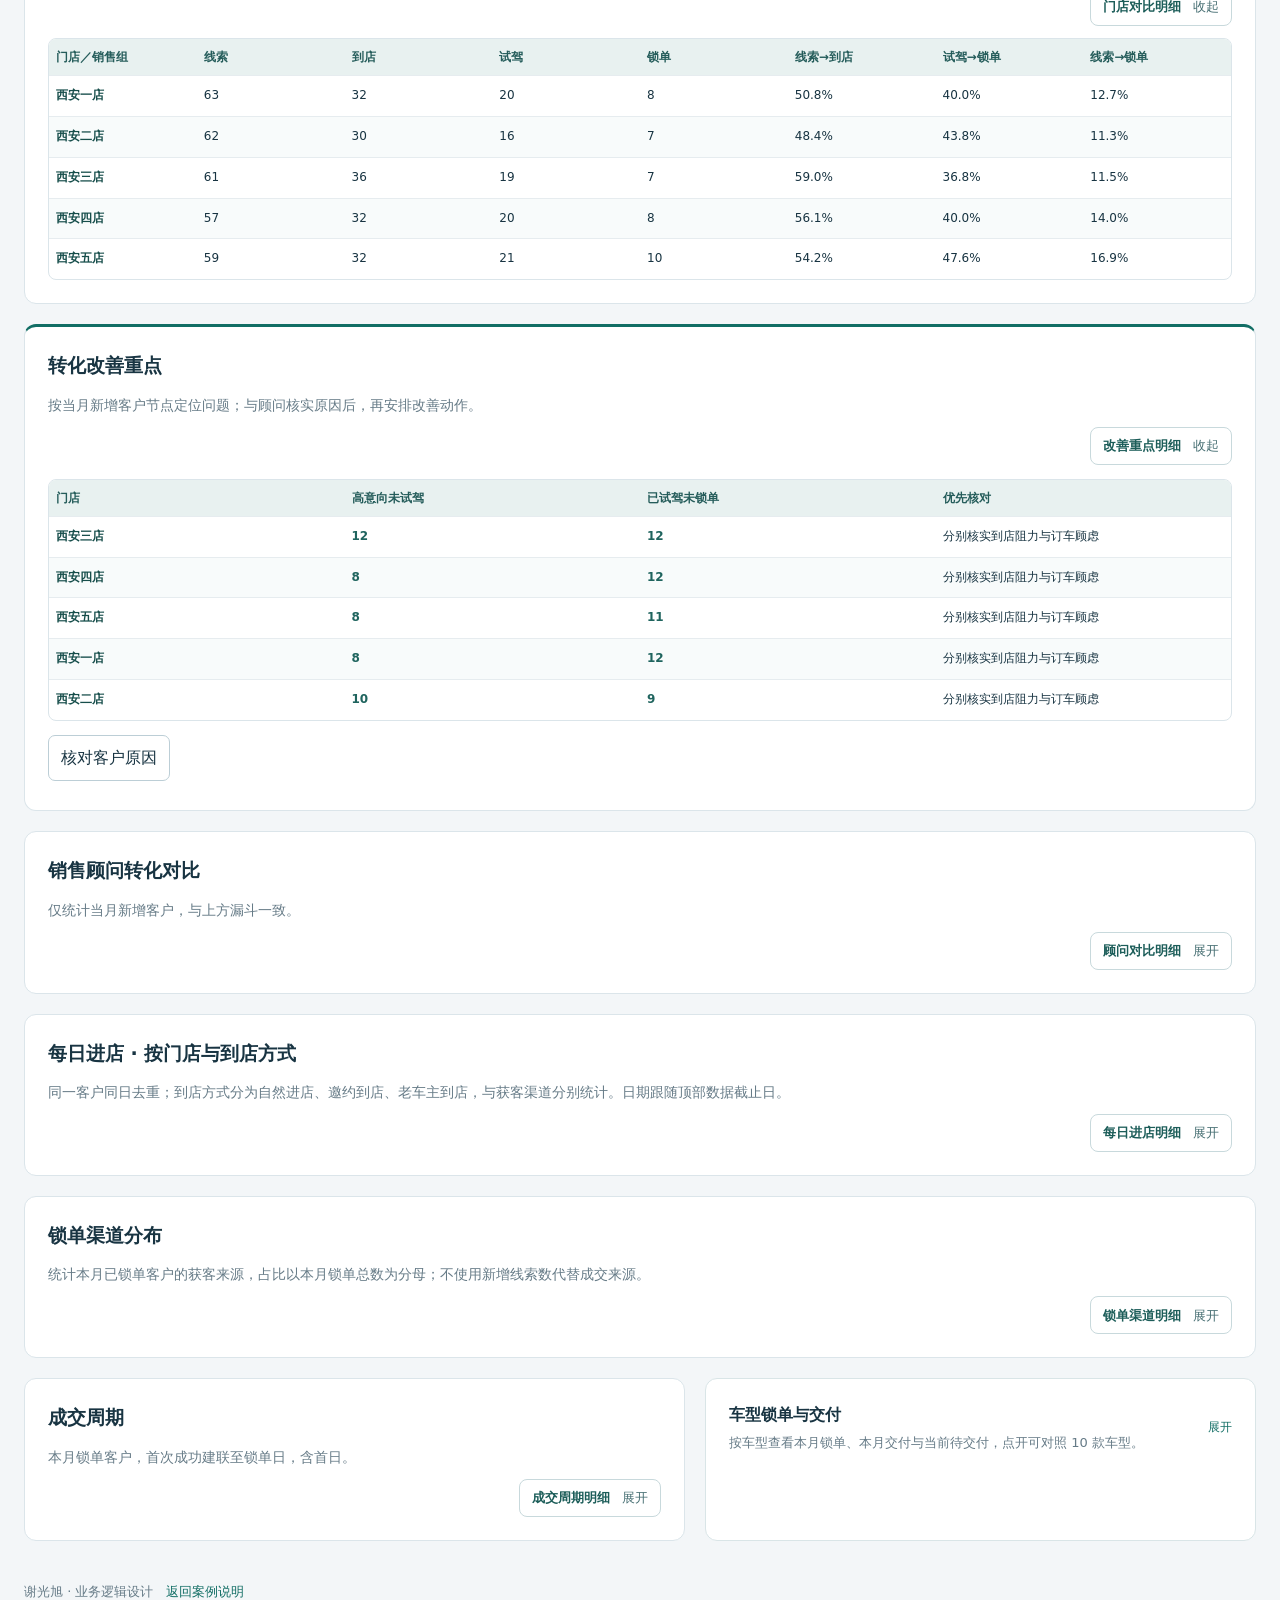
<file: workbench.html>
<!doctype html>
<html lang="zh-CN"><head><meta charset="utf-8"><meta name="viewport" content="width=device-width,initial-scale=1"><title>销售运营工作台 · 谢光旭</title><meta name="description" content="从线索分配到锁单转化、客户复盘和客户关怀的销售运营工作台"><link rel="icon" href="data:image/svg+xml,%3Csvg xmlns='http://www.w3.org/2000/svg' viewBox='0 0 32 32'%3E%3Crect width='32' height='32' rx='6' fill='%23126e65'/%3E%3Cpath d='M7 23V16M16 23V10M25 23V5' stroke='white' stroke-width='4'/%3E%3C/svg%3E"><link rel="stylesheet" href="operations.css?v=entry-9"><link rel="stylesheet" href="site-nav.css?v=nav-2"></head><body>

<header><nav class="site-nav" aria-label="页面导航"><span class="site-nav-label">页面导航 <small>点击切换</small></span><div class="site-nav-links"><a href="./">首页</a><a href="workbench.html" aria-current="page">工作台</a><a href="portfolio.html">工作台介绍</a><a href="case.html">案例设计</a><a href="experience.html#practice-cases"><span>实践案例</span><small>（2 个真实案例）</small></a></div></nav><h1>汽车销售运营工作台</h1><p class="tagline">模拟汽车销售全流程：留下联系方式 → 到店试驾 → 下单交车。先看转化结果，再点门店或客户找原因。</p><div class="outcome-strip" aria-label="案例交付结果"><div><strong>一套可操作的原型</strong><span>从线索分配覆盖到客户关怀</span></div><div><strong>可定位转化卡点</strong><span>按门店、顾问与时间交叉查看</span></div><div><strong>可逐客核对动作</strong><span>打开客户节点与跟进记录</span></div></div><p class="notice">数据均为模拟，不代表真实业绩。留资＝留下联系方式；高意向＝有较强购车兴趣；锁单＝确认订单；交付＝交车。</p></header>

<main><div class="global"><label>统计月份<select id="reportMonth"><option value="2026-07">2026年7月</option><option value="2026-08">2026年8月</option><option value="2026-09" selected="">2026年9月</option></select></label><label>数据截止日<input id="asof" type="date" max="2026-09-18" value="2026-09-18"></label><label>销售组（按门店）<select id="store"><option value="">全部门店</option><option>西安一店</option><option>西安二店</option><option>西安三店</option><option>西安四店</option><option>西安五店</option></select></label><div class="scope" id="globalScope">全部门店销售组 · 截至 2026-09-18</div><button id="resetFilters">重置筛选</button></div>

<details class="scope-details"><summary>这些数字怎么算？</summary><p class="hint" id="dateScope">当日：2026-09-18；本月累计：2026-09-01 至 2026-09-18；漏斗：当月新增客户截至该日的进度；待跟进与待交付：截至该日的存量。展示记录：2026-07-01 至 2026-09-18，可跨月查看历史；无记录日期不补造数据。</p></details><nav class="navigation" aria-label="工作台模块"><button data-view="funnel" aria-current="page">销售漏斗·总览</button><button data-view="allocation">线索分配</button><button data-view="strategy">高意向跟进</button><button data-view="review">客户复盘</button><button data-view="reports">运营目标与复盘</button><button data-view="care">客户关怀</button></nav>

<section class="page" id="allocation" hidden=""><div class="section-head"><div><h2>线上留资接收与分配</h2><p>线上留资按门店与顾问容量分配；自然进店由接待顾问跟进，转介绍保留销售原归属。</p></div></div><div id="allocationMetrics" class="cards"><div class="metric"><small>当日线上留资</small><strong>21</strong><span>仅统计线上获客渠道</span></div><div class="metric"><small>待分配</small><strong>7</strong><span>含历史待分配线上留资</span></div><div class="metric"><small>当日已分配</small><strong>14</strong><span>已建立顾问归属</span></div><div class="metric"><small>未首次联系</small><strong>21</strong><span>跟进真实建联结果</span></div></div><div class="support"><p><b>分配前的辅助查询</b><br>库存用于核对车型与可协调车源；排班用于核对当日顾问承接容量。</p><button onclick="openResources()">全国车辆资源</button><button onclick="openSchedule()">排班与容量</button></div><details class="card compact-lookup"><summary>本店顾问分配参考</summary><p class="hint">每次只看一个门店的顾问。参考占比用于演示轮转分配，实际承接仍先看客户归属、排班和剩余名额。</p><label class="store-choice">查看门店 <select id="allocationShareStore" onchange="renderAllocation()"><option>西安一店</option><option>西安二店</option><option>西安三店</option><option>西安四店</option><option>西安五店</option></select></label><div id="allocationShare"><div class="table-wrap" tabindex="0" role="region" aria-label="数据表，可滚动查看"><table><thead><tr><th scope="col">顾问</th><th scope="col">所属门店销售组</th><th scope="col">分配参考占比</th><th scope="col">当日接收</th><th scope="col">实际分配占比</th><th scope="col">剩余承接</th></tr></thead><tbody><tr><td><b>陈子轩</b></td><td>西安一店</td><td>30%</td><td>2</td><td>100.0%</td><td>3</td></tr><tr><td><b>林雨桐</b></td><td>西安一店</td><td>25%</td><td>0</td><td>0.0%</td><td>5</td></tr><tr><td><b>张明远</b></td><td>西安一店</td><td>25%</td><td>0</td><td>0.0%</td><td>5</td></tr><tr><td><b>李佳宁</b></td><td>西安一店</td><td>20%</td><td>0</td><td>0.0%</td><td>5</td></tr><tr><td><b>王文博</b></td><td>西安二店</td><td>30%</td><td>0</td><td>0.0%</td><td>3</td></tr><tr><td><b>赵思涵</b></td><td>西安二店</td><td>25%</td><td>0</td><td>0.0%</td><td>4</td></tr><tr><td><b>刘嘉诚</b></td><td>西安二店</td><td>25%</td><td>1</td><td>50.0%</td><td>3</td></tr><tr><td><b>周晓彤</b></td><td>西安二店</td><td>20%</td><td>1</td><td>50.0%</td><td>3</td></tr><tr><td><b>吴宇航</b></td><td>西安三店</td><td>30%</td><td>2</td><td>100.0%</td><td>0</td></tr><tr><td><b>徐若宁</b></td><td>西安三店</td><td>25%</td><td>0</td><td>0.0%</td><td>4</td></tr><tr><td><b>孙启明</b></td><td>西安三店</td><td>25%</td><td>0</td><td>0.0%</td><td>4</td></tr><tr><td><b>朱雅文</b></td><td>西安三店</td><td>20%</td><td>0</td><td>0.0%</td><td>4</td></tr><tr><td><b>高一帆</b></td><td>西安四店</td><td>30%</td><td>2</td><td>50.0%</td><td>2</td></tr><tr><td><b>何舒然</b></td><td>西安四店</td><td>25%</td><td>1</td><td>25.0%</td><td>3</td></tr><tr><td><b>马致远</b></td><td>西安四店</td><td>25%</td><td>0</td><td>0.0%</td><td>4</td></tr><tr><td><b>罗欣悦</b></td><td>西安四店</td><td>20%</td><td>1</td><td>25.0%</td><td>3</td></tr><tr><td><b>郑凯文</b></td><td>西安五店</td><td>30%</td><td>1</td><td>25.0%</td><td>2</td></tr><tr><td><b>宋思宁</b></td><td>西安五店</td><td>25%</td><td>1</td><td>25.0%</td><td>4</td></tr><tr><td><b>唐景行</b></td><td>西安五店</td><td>25%</td><td>1</td><td>25.0%</td><td>4</td></tr><tr><td><b>许安然</b></td><td>西安五店</td><td>20%</td><td>1</td><td>25.0%</td><td>3</td></tr></tbody></table></div></div></details><div class="card"><h3>线上线索分配清单</h3><p class="hint">查看哪些线上留资待分配、今天已分配给谁；点开客户可核对后续跟进。</p><div class="toolbar"><label>分配状态 <select id="allocationState"><option value="unassigned">待分配</option><option value="assigned">当日已分配</option><option value="all">线上留资记录</option></select></label><span class="hint">待分配含历史未分配的线上留资；自然进店、转介绍及销售自有资源不进入此池，仍保留在漏斗与客户跟进中。</span></div><div id="allocationTable"><div class="table-wrap" tabindex="0" role="region" aria-label="数据表，可滚动查看"><table><thead><tr><th scope="col">客户</th><th scope="col">获客渠道／需求</th><th scope="col">归属门店</th><th scope="col">负责顾问</th><th scope="col">获取日期</th><th scope="col">操作</th></tr></thead><tbody><tr><td><div class="person"><button class="link-button" onclick="openCustomer('N0001')"><span class="avatar" aria-hidden="true">李</span><b>李女士</b></button><small>ET5 · N0001</small></div></td><td>抖音<small class="note-cell">线上留资，希望周末体验</small></td><td>西安一店</td><td><span class="pill warn">待分配</span><small>西安一店</small></td><td><span class="date-cell">2026-09-18</span></td><td><button class="primary" onclick="openAssign('N0001')">分配顾问</button></td></tr><tr><td><div class="person"><button class="link-button" onclick="openCustomer('N0007')"><span class="avatar" aria-hidden="true">郑</span><b>郑女士</b></button><small>ET9 · N0007</small></div></td><td>抖音<small class="note-cell">线上留资，希望周末体验</small></td><td>西安四店</td><td><span class="pill warn">待分配</span><small>西安四店</small></td><td><span class="date-cell">2026-09-18</span></td><td><button class="primary" onclick="openAssign('N0007')">分配顾问</button></td></tr><tr><td><div class="person"><button class="link-button" onclick="openCustomer('X0721')"><span class="avatar" aria-hidden="true">闫</span><b>闫先生</b></button><small>ET5 · X0721</small></div></td><td>抖音<small class="note-cell">留资需求尚待首次沟通确认</small></td><td>西安一店</td><td><span class="pill warn">待分配</span><small>西安一店</small></td><td><span class="date-cell">2026-09-18</span></td><td><button class="primary" onclick="openAssign('X0721')">分配顾问</button></td></tr><tr><td><div class="person"><button class="link-button" onclick="openCustomer('X0724')"><span class="avatar" aria-hidden="true">侯</span><b>侯女士</b></button><small>ES9 · X0724</small></div></td><td>小红书<small class="note-cell">留资需求尚待首次沟通确认</small></td><td>西安一店</td><td><span class="pill warn">待分配</span><small>西安一店</small></td><td><span class="date-cell">2026-09-18</span></td><td><button class="primary" onclick="openAssign('X0724')">分配顾问</button></td></tr><tr><td><div class="person"><button class="link-button" onclick="openCustomer('X0727')"><span class="avatar" aria-hidden="true">陶</span><b>陶先生</b></button><small>ES8 · X0727</small></div></td><td>懂车帝<small class="note-cell">留资需求尚待首次沟通确认</small></td><td>西安一店</td><td><span class="pill warn">待分配</span><small>西安一店</small></td><td><span class="date-cell">2026-09-18</span></td><td><button class="primary" onclick="openAssign('X0727')">分配顾问</button></td></tr><tr><td><div class="person"><button class="link-button" onclick="openCustomer('X0730')"><span class="avatar" aria-hidden="true">顾</span><b>顾女士</b></button><small>ET9 · X0730</small></div></td><td>官网留资<small class="note-cell">留资需求尚待首次沟通确认</small></td><td>西安一店</td><td><span class="pill warn">待分配</span><small>西安一店</small></td><td><span class="date-cell">2026-09-18</span></td><td><button class="primary" onclick="openAssign('X0730')">分配顾问</button></td></tr><tr><td><div class="person"><button class="link-button" onclick="openCustomer('X0733')"><span class="avatar" aria-hidden="true">龚</span><b>龚先生</b></button><small>ES7 · X0733</small></div></td><td>蔚来App<small class="note-cell">留资需求尚待首次沟通确认</small></td><td>西安二店</td><td><span class="pill warn">待分配</span><small>西安二店</small></td><td><span class="date-cell">2026-09-18</span></td><td><button class="primary" onclick="openAssign('X0733')">分配顾问</button></td></tr></tbody></table></div></div></div><div class="card business-summary"><h3>分配策略与跨店协同</h3><p class="hint">先确认归属，再匹配承接条件。</p><div id="allocationLogic"><div class="table-wrap" tabindex="0" role="region" aria-label="数据表，可滚动查看"><table><thead><tr><th scope="col">分配判断</th><th scope="col">执行原则</th></tr></thead><tbody><tr><td>来源与归属</td><td>线上留资先查重；自然进店、转介绍由原顾问持续跟进。</td></tr><tr><td>本店承接</td><td>优先核对在岗、可接待时间和剩余容量，再参考分配占比。</td></tr><tr><td>跨店协同</td><td>原顾问查询试驾与车辆资源；需要调整客户归属时，先确认双方负责人和客户意愿。</td></tr></tbody></table></div></div><div class="summary-actions"><button onclick="openSchedule()">查看承接容量</button> <button onclick="openResources()">查询车辆资源</button></div></div></section>

<section class="page" id="funnel"><h2 class="overview-title">销售运营数据总览 <small>模拟数据 · 随筛选更新</small></h2><p class="overview-intro">本案例中我负责跟踪的门店销售运营数据：当月新增线索、锁单、交付，以及截至当前日期的待交付客户。先看结果，再往下查转化原因。</p><div id="funnelMetrics" class="cards"></div><div class="section-head"><div><h2>销售结果与转化路径（销售漏斗）</h2><p>看新客户从留下联系方式到到店、试驾、确认订单，每一步还有多少人；再按门店和顾问查原因。</p></div></div><div class="toolbar"><label>销售顾问 <select id="funnelAdvisor"><option value="">全部顾问</option></select></label><span class="hint">销售组使用顶部的门店筛选，下方可进一步查看单个顾问。</span></div><div class="card"><h3>线索转化进度</h3><p class="hint">仅统计所选月份新增客户，截至截止日的阶段进度。自然进店不要求先邀约，因此邀约单列；历史客户在本月锁单计入上方业绩，不混入本月新增漏斗。</p><div id="funnelChart" class="funnel"></div><div id="funnelNote" class="explain"></div><button class="primary" onclick="go('strategy')">查看未转化客户与原因 →</button></div><div class="card"><h3>门店销售组转化对比</h3><p class="hint">当月新增客户口径。试驾→锁单＝已试驾且已锁单人数÷已试驾人数；待分配线索计入归属门店，暂不计入具体顾问。样本少时不单凭转化率评价顾问。</p><div id="funnelGroupTable"></div></div><div class="card business-summary"><h3>转化改善重点</h3><p class="hint">按当月新增客户节点定位问题；与顾问核实原因后，再安排改善动作。</p><div id="conversionActions"></div><div class="summary-actions"><button onclick="go('strategy')">核对客户原因</button></div></div><div class="card"><h3>销售顾问转化对比</h3><p class="hint">仅统计当月新增客户，与上方漏斗一致。</p><div id="funnelAdvisorTable"></div></div><div class="card"><h3>每日进店 · 按门店与到店方式</h3><p class="hint">同一客户同日去重；到店方式分为自然进店、邀约到店、老车主到店，与获客渠道分别统计。日期跟随顶部数据截止日。</p><div id="visitsTable"></div></div><div class="card"><h3>锁单渠道分布</h3><p class="hint">统计本月已锁单客户的获客来源，占比以本月锁单总数为分母；不使用新增线索数代替成交来源。</p><div id="channelTable"></div></div><div class="two"><div class="card"><h3>成交周期</h3><p class="hint">本月锁单客户，首次成功建联至锁单日，含首日。</p><div id="cycleTable"></div></div><details class="card compact-lookup"><summary><span class="lookup-heading">车型锁单与交付<small>按车型查看本月锁单、本月交付与当前待交付，点开可对照 10 款车型。</small></span></summary><p class="hint">按车型对照本月锁单、本月交付与当前待交付。前两项是本月事件，待交付是截止日存量。</p><div id="modelTable"></div><details><summary>查看月结转口径</summary><p id="carryNote" class="hint"></p></details></details></div></section>

<section class="page" id="strategy" hidden=""><div class="section-head"><div><h2>高意向优先池与策略证据</h2><p>一位客户一行，区分当前事实、初步判断和需要销售确认的下一步。</p></div></div><div class="explain"><b>超时指距最近一次有效销售跟进的天数。</b> 超7天：8—14天；超14天：15—30天；超30天：31天及以上。三档互斥。没有有效跟进记录的客户单列为“待首次联系”。</div><div class="tabs"><button id="strategyPriority" aria-pressed="true" onclick="setStrategy('priority')">高意向优先池</button><button id="strategyEvidence" aria-pressed="false" onclick="setStrategy('evidence')">策略证据 · 含异常跟进</button></div><div id="strategyMetrics" class="cards"></div><div class="toolbar"><input id="customerSearch" type="search" aria-label="搜索客户、顾问或编号" placeholder="客户、顾问、车型或编号"><select id="strategyBucket" aria-label="超时档位"><option value="">全部档位</option><option>待首次联系</option><option>超7天</option><option>超14天</option><option>超30天</option><option>未超时</option></select><select id="strategyStage" aria-label="客户阶段"><option value="">全部阶段</option><option>待邀约试驾</option><option>已到店待试驾</option><option>已试驾待锁单</option></select></div><p class="hint">优先关注高意向未试驾、试驾未锁单及跟进超时客户。原因栏为待确认判断，沟通后可记录确认结果。</p><div class="card"><h3 id="strategyListTitle">优先客户明细</h3><p class="hint" id="strategyListHint">筛出已确认高意向或已试驾、但尚未锁单的客户；逐客查看关注点和建议行动，点开客户后核对并记录下一步。</p><div id="strategyTable"></div><div id="strategyPager" class="pagination"></div></div><div class="card business-summary"><h3>竞品异议与接待改善</h3><p class="hint">先了解客户真正关注点，再核对费用、配置与体验差异。具体竞品参数和政策以核实结果为准。</p><div id="objectionSummary"></div></div></section>

<section class="page" id="review" hidden=""><div class="section-head"><div><h2>客户节点复盘</h2><p>复盘客户卡在哪一环：何时来试驾、何时订车、车辆何时到店，以及何时提车。</p></div></div><div class="tabs" id="reviewTabs"><button data-review="invite" aria-pressed="true">高意向未试驾</button><button data-review="order">已试驾未锁单</button><button data-review="delivery">锁单至交付</button></div><div class="card" style="margin-top:18px"><div id="reviewIntro" class="explain"></div><div id="reviewTable"></div></div><div class="support"><p><b>复盘后的动作</b><br>与负责顾问确认原因，补充下一次邀约、订车计划或交付安排，再在后续日期检查实际进展。</p><button onclick="go('strategy')">查看高意向优先池</button><button onclick="go('reports')">查看运营复盘</button></div><div class="card business-summary"><h3>交付协同检查</h3><p class="hint">车辆、手续、客户时间分别落实负责人，处理结果记录到客户节点。</p><div id="deliverySummary"></div></div></section>

<section class="page" id="reports" hidden=""><div class="section-head"><div><h2>运营目标与执行复盘</h2><p>按日或按周检查目标差距、顾问跟进、活动线索和执行任务，再明确下一步动作。</p></div><div class="tabs"><button id="reportDay" aria-pressed="true" onclick="setReport('day')">按日查看</button><button id="reportWeek" aria-pressed="false" onclick="setReport('week')">按周查看</button><button onclick="exportReport()">导出当前复盘</button></div></div><div class="card"><h3>目标完成与差距</h3><p class="hint" id="reportPeriod"></p><details><summary>调整当前范围的目标</summary><div class="rate-grid" id="targetInputs"></div><button onclick="saveTargets()" style="margin-top:12px">保存目标</button></details><div id="targetTable" style="margin-top:16px"></div></div><div class="card"><h3>顾问跟进与试驾推进</h3><p class="hint">有效互动以有销售跟进记录的客户数去重统计，不计消息条数。周报不直接累加每日去重数。</p><div id="reportStaff"></div></div><div class="card"><h3>待跟进客户与风险</h3><p class="hint">截至数据截止日的待跟进存量，按客户和负责顾问展示。</p><div id="reportOverdue"></div></div><div class="card"><h3>当期锁单结果</h3><div id="reportLocks"></div></div><details class="card ops-task-section" open><summary>运营执行清单</summary><p class="hint">把试驾资源、政策物料和交付准备逐项核对；状态可在演示中更新，供下一轮复盘追踪。</p><div id="taskProgress" class="task-progress"></div><div id="taskTable"></div></details><div class="card business-summary"><h3>活动获客路径与转化</h3><p class="hint">用商圈活动、快闪店、试驾会和社区体验日演示活动路径拆解。分类与数据均为模拟，按客户去重；跟随门店筛选，不随按日／按周切换。</p><div id="activitySummary"></div><div class="summary-actions"><p class="hint">先看活动线索是否建联、到店，再协调试驾资源并追踪锁单；对未转化客户分配顾问核实原因。活动客户保留原顾问归属。</p></div></div></section>

<section class="page" id="care" hidden=""><div class="section-head"><div><h2>客户关怀与微信跟进</h2><p>从一次销售沟通延续到用车体验：尊重联系偏好，及时回应问题，记录服务闭环。</p></div></div><div class="tabs" aria-label="客户身份分类"><button id="careAudience-prospect" aria-pressed="true" onclick="setCareAudience('prospect')">未购车客户</button><button id="careAudience-owner" aria-pressed="false" onclick="setCareAudience('owner')">车主</button><button id="careAudience-pending" aria-pressed="false" onclick="setCareAudience('pending')">待交付关怀</button></div><p class="explain" id="careAudienceNote"></p><div id="careMetrics" class="cards"></div><div class="toolbar"><label>关怀场景 <select id="careScene"><option value="">全部场景</option><option>到店前提醒</option><option>试驾后问候</option><option>待交付关怀</option><option>提车后回访</option><option>日常需求关怀</option></select></label><label>关怀进度 <select id="careStatus"><option value="">全部进度</option><option>待关怀</option><option>待客户回复</option><option>需协同处理</option><option>已完成</option><option>暂缓联系</option></select></label></div><div class="card"><h3>客户关怀清单</h3><p class="hint">问候文案可编辑、复制；客户反馈与下一次联系日期独立记录。未添加微信时先确认联系方式，暂停联系的客户不生成主动问候。</p><div id="careTable"></div></div></section>

<footer>谢光旭 · 业务逻辑设计　<a href="case.html?v=design-2">返回案例说明</a></footer></main><dialog id="detailDialog"><div class="dialog-head"><h2 id="dialogTitle"></h2><button onclick="document.getElementById('detailDialog').close()">关闭</button></div><div id="dialogBody"></div></dialog><div id="toast" role="status" hidden=""></div><script>window.portfolioOpenAtTop = !location.hash;</script><script src="operations-data.js?v=local-1"></script><script src="operations.js?v=local-7"></script><script>if (window.portfolioOpenAtTop) window.addEventListener('load', () => setTimeout(() => { history.replaceState(null, '', location.pathname + location.search); window.scrollTo(0, 0); }, 0));</script>

</body></html>
</file>
<file: home.css>
:root{--paper:#f5f5f0;--white:#fff;--ink:#172b2e;--deep:#123e40;--teal:#177b75;--mint:#dcece7;--muted:#617474;--line:#d3dcd8}
*{box-sizing:border-box}html{scroll-behavior:smooth}body{margin:0;background:var(--paper);color:var(--ink);font:16px/1.72 'Microsoft YaHei','PingFang SC',sans-serif}a{color:inherit;text-decoration:none}button{font:inherit;cursor:pointer}a:focus-visible,button:focus-visible{outline:3px solid #299e91;outline-offset:4px}h1,h2,h3,p{margin-top:0}.wrap{width:min(1260px,calc(100% - 64px));margin:auto}.skip{position:absolute;top:-70px;left:12px;background:#fff;padding:10px;z-index:20}.skip:focus{top:10px}
.site-header{background:#f9faf7;border-bottom:1px solid var(--line)}.header-inner{min-height:82px;display:flex;align-items:center;justify-content:space-between;gap:25px}.brand{display:flex;align-items:center;gap:14px;font-weight:800;font-size:19px;white-space:nowrap}.brand small{font-size:12px;color:#728480;font-weight:600}.brand-mark{display:grid;place-items:center;width:42px;height:42px;border-radius:50%;border:2px solid var(--deep);color:var(--deep);font:bold 14px Arial,sans-serif}.nav{display:flex;align-items:center;gap:31px}.nav>a{font-size:13px;font-weight:700}.nav>a:hover{color:var(--teal)}.nav .nav-work{background:var(--deep);color:#fff;padding:11px 18px;border-radius:3px}.nav .nav-work:hover{background:var(--teal);color:#fff}
.hero{background:radial-gradient(circle at 70% 10%,#e5f0eb 0,transparent 38%),#f4f5ef;border-bottom:1px solid var(--line)}.hero-grid{display:grid;grid-template-columns:minmax(0,.87fr) minmax(0,1.13fr);align-items:center;gap:74px;padding-block:75px 83px}.hero-copy{padding-top:7px}.eyebrow{display:flex;align-items:center;gap:11px;letter-spacing:.13em;color:#476a65;font:700 11px/1.5 Arial,'Microsoft YaHei',sans-serif;margin-bottom:26px}.eyebrow span{width:25px;height:1px;background:var(--teal);flex:none}.hero h1{font-family:'Songti SC','Noto Serif CJK SC','SimSun',serif;font-weight:800;font-size:clamp(3.5rem,5vw,5.6rem);line-height:1.22;letter-spacing:-.065em;margin-bottom:29px}.hero h1 em{font-style:normal;color:var(--teal)}.hero-lead{max-width:535px;color:#4d6362;font-size:16px;line-height:1.95;margin-bottom:29px}.hero-actions{display:flex;align-items:center;gap:27px;flex-wrap:wrap}.button{display:inline-flex;align-items:center;justify-content:center;gap:20px;padding:13px 22px;font-size:14px;font-weight:800;border-radius:3px}.button.primary{background:var(--deep);color:#fff}.button.primary:hover{background:var(--teal)}.quiet-link{font-weight:800;font-size:14px;border-bottom:1px solid var(--teal);padding-bottom:3px}.quiet-link:hover{color:var(--teal)}.reading-route{display:grid;grid-template-columns:repeat(3,1fr);max-width:450px;margin-top:52px;padding-top:15px;border-top:1px solid #b9c8c2}.reading-route>div{display:flex;gap:10px;align-items:baseline;border-right:1px solid #c8d4ce;padding-right:12px;margin-right:12px;white-space:nowrap}.reading-route>div:last-child{border-right:0;margin-right:0}.reading-route b{font:700 11px Arial,sans-serif;color:var(--teal)}.reading-route span{font-size:13px;font-weight:800}.data-note{color:#768884;font-size:11px;line-height:1.7;margin:22px 0 0;max-width:480px}
.viewer{min-width:0;background:#fff;border:1px solid #bccfca;box-shadow:16px 16px 0 #cbded6,0 24px 45px #1b4b4120}.viewer-top{height:42px;background:#eaf2ef;border-bottom:1px solid var(--line);display:flex;align-items:center;justify-content:space-between;padding:0 18px;font:700 11px Arial,sans-serif;letter-spacing:.1em;color:#496865}.viewer-screen{height:355px;position:relative;overflow:hidden;background:#fff}.viewer-screen iframe{position:absolute;left:0;top:0;width:1280px;height:920px;border:0;transform:scale(.48);transform-origin:top left;pointer-events:none}.viewer-open{position:absolute;right:15px;bottom:15px;background:#fff;color:var(--deep);padding:9px 13px;border:1px solid #c8dcd5;box-shadow:0 5px 20px #163f3c22;font-size:12px;font-weight:800}.viewer-open:hover{background:var(--deep);color:#fff}.viewer-bottom{display:flex;align-items:center;justify-content:space-between;min-height:104px;border-top:1px solid var(--line);padding:14px 21px}.viewer-bottom small{display:block;font-size:11px;color:var(--teal);font-weight:800}.viewer-bottom strong{display:block;font-size:19px;margin:1px 0}.viewer-bottom p{font-size:12px;color:var(--muted);margin:0}.viewer-symbol{font:40px/1 Georgia,serif;color:#afcbc2}.module-tabs{display:grid;grid-template-columns:repeat(4,1fr);border-top:1px solid var(--line)}.module-tabs button{min-height:64px;display:flex;flex-direction:column;align-items:flex-start;justify-content:center;gap:2px;border:0;border-right:1px solid var(--line);background:#f8faf7;text-align:left;padding:9px 15px}.module-tabs button:last-child{border-right:0}.module-tabs button b{font:700 11px Arial,sans-serif;color:#7c928b}.module-tabs button span{font-size:12px;font-weight:800;white-space:nowrap}.module-tabs button:hover{background:#edf5f0}.module-tabs button[aria-current=true]{background:var(--deep);color:#fff}.module-tabs button[aria-current=true] b{color:#9ed5c6}
.section{padding:88px 0}.section-heading{max-width:760px}.kicker{font:800 12px Arial,'Microsoft YaHei',sans-serif;letter-spacing:.14em;color:var(--teal);margin-bottom:15px}.section h2,.final-cta h2{font-family:'Songti SC','Noto Serif CJK SC','SimSun',serif;font-size:clamp(2rem,3.5vw,3.15rem);line-height:1.3;letter-spacing:-.045em;margin-bottom:15px}.section-heading>p:last-child,.experience-inner>div>p:last-child{color:var(--muted);max-width:710px}.journey{margin-top:37px;border-top:1px solid var(--ink)}.journey a{display:grid;grid-template-columns:175px 280px minmax(0,1fr) 24px;align-items:center;gap:16px;min-height:102px;padding:18px 10px;border-bottom:1px solid #c9d4ce;transition:background .2s}.journey a:hover{background:#e8f2ec}.journey-no{font:700 11px Arial,sans-serif;letter-spacing:.08em;color:var(--teal)}.journey strong{font-size:20px}.journey a>span:nth-child(3){font-size:14px;color:var(--muted)}.journey i{font-size:22px;font-style:normal;color:var(--teal)}
.method{background:#e7eeea;border-block:1px solid #d1dfd6}.method-grid{display:grid;grid-template-columns:repeat(4,1fr);gap:14px;margin-top:34px}.method-grid article{min-height:214px;padding:23px;background:#f8faf7;border-top:2px solid var(--deep)}.method-grid article span{font-size:12px;color:var(--teal);font-weight:800}.method-grid h3{font-size:18px;margin:17px 0 9px}.method-grid p{font-size:13px;color:var(--muted);margin-bottom:0}.section-link{display:inline-block;border-bottom:1px solid var(--teal);font-weight:800;font-size:14px;margin-top:26px}.section-link:hover{color:var(--teal)}.experience-inner{display:grid;grid-template-columns:1fr 1fr;gap:70px;align-items:center}.experience-panel{background:#fff;border:1px solid var(--line);padding:30px 35px;box-shadow:8px 8px 0 #dae6de}.experience-panel>span{display:block;font-size:12px;color:var(--teal);font-weight:800;margin-bottom:15px}.experience-panel strong{display:block;font-size:23px;line-height:1.45}.experience-panel p{color:var(--muted);font-size:13px;margin:12px 0 20px}.experience-panel a{font-size:14px;font-weight:800;border-bottom:1px solid var(--teal)}.experience-panel a:hover{color:var(--teal)}
.final-cta{background:var(--deep);color:#fff;text-align:center;padding:62px 0 70px}.final-cta p{font:700 11px Arial,sans-serif;letter-spacing:.2em;color:#a7dbcd;margin-bottom:12px}.final-cta h2{font-size:clamp(1.8rem,3vw,2.6rem);margin-bottom:24px}.final-cta .button{background:#eaf5ee;color:var(--deep)}.final-cta .button:hover{background:#fff}.footer{padding:25px 0;font-size:12px;color:#71827d}
@media(max-width:1080px){.hero-grid{gap:35px;grid-template-columns:1fr}.hero-copy{max-width:760px}.viewer{max-width:770px;width:100%;margin:0 auto}.method-grid{grid-template-columns:repeat(2,1fr)}.journey a{grid-template-columns:120px 220px minmax(0,1fr) 24px}}
@media(max-width:700px){.wrap{width:min(100% - 36px,1260px)}.header-inner{min-height:69px}.brand{font-size:16px}.brand small{display:none}.brand-mark{width:35px;height:35px;font-size:12px}.nav{gap:10px}.nav>a:not(.nav-work){display:none}.nav .nav-work{font-size:12px;padding:8px 10px}.hero-grid{padding-block:47px 57px;gap:38px}.eyebrow{font-size:9px;letter-spacing:.09em}.hero h1{font-size:clamp(2.7rem,11vw,4rem)}.hero-lead{font-size:14px}.reading-route{margin-top:38px}.viewer{box-shadow:8px 8px 0 #cbded6}.viewer-screen{height:276px}.viewer-screen iframe{transform:scale(.35)}.viewer-bottom{min-height:98px}.module-tabs button{padding:8px}.module-tabs button span{font-size:10px;white-space:normal}.section{padding:62px 0}.journey a{grid-template-columns:1fr 26px;gap:4px;min-height:0;padding:18px 7px}.journey-no,.journey strong,.journey a>span:nth-child(3){grid-column:1}.journey a>span:nth-child(3){font-size:12px}.journey i{grid-column:2;grid-row:1/4}.journey strong{font-size:18px}.method-grid,.experience-inner{grid-template-columns:1fr;gap:13px}.method-grid article{min-height:0}.experience-inner{gap:25px}.experience-panel{padding:25px}}
@media(max-width:420px){.hero-actions{gap:16px}.reading-route>div{gap:5px;margin-right:6px;padding-right:6px}.reading-route span{font-size:11px}.viewer-screen{height:238px}.viewer-screen iframe{transform:scale(.3)}.viewer-bottom p{max-width:245px}.viewer-symbol{display:none}}
@media(prefers-reduced-motion:reduce){html{scroll-behavior:auto}.journey a{transition:none}}
</file>
<file: site-nav.css>
.site-nav{display:flex;align-items:center;gap:20px;background:#123440;color:#e8f5f0;padding:14px max(24px,calc((100vw - 1240px)/2));border-bottom:1px solid #3c6068}
header>.site-nav{background:transparent;padding:0 0 17px;margin-bottom:18px}
.site-nav-label{flex:none;color:#bed5d9;font-size:13px;font-weight:700;letter-spacing:.02em;line-height:1.25}
.site-nav-label small{display:block;color:#91b8bc;font-size:11px;font-weight:400;margin-top:3px}
.site-nav-links{display:grid;grid-template-columns:repeat(5,max-content);gap:9px;align-items:stretch}
.site-nav a{display:inline-flex;align-items:center;justify-content:center;min-height:44px;padding:8px 16px;border:1px solid #85abb0;border-radius:8px;background:#1c4955;color:#f3fbfa;font-size:14px;font-weight:700;line-height:1.25;text-decoration:none;white-space:nowrap;transition:background .15s,border-color .15s,color .15s}
.site-nav a:hover{background:#326371;border-color:#d8eded;color:#fff}
.site-nav a[aria-current="page"]{background:#fff;border-color:#fff;color:#123440;box-shadow:0 2px 8px #091f2733}
.site-nav a[aria-current="page"]::before{content:"●";font-size:8px;margin-right:7px;color:#126e65}
.site-nav a:last-child{flex-direction:column;gap:1px;white-space:normal;line-height:1.2}
.site-nav a:last-child small{font-size:11px;font-weight:600;opacity:.9}
.site-nav a:last-child[aria-current="page"]::before{display:none}
.site-nav a:focus-visible{outline:3px solid #7ed9c8;outline-offset:3px}
@media(max-width:680px){.site-nav{display:block;padding:13px 16px 15px}.site-nav-label{display:flex;align-items:center;gap:8px;margin-bottom:10px}.site-nav-label small{display:inline;margin:0}.site-nav-links{grid-template-columns:repeat(2,minmax(0,1fr));gap:8px}.site-nav a{min-height:48px;padding:9px 5px;font-size:14px}header>.site-nav{padding:0 0 14px;margin-bottom:13px}}
@media(prefers-reduced-motion:reduce){.site-nav a{transition:none}}
</file>
<file: operations.css>
:root{--ink:#183442;--muted:#667b87;--line:#dbe5ea;--teal:#126e65;--bg:#f3f6f8}*{box-sizing:border-box}body{margin:0;background:var(--bg);color:var(--ink);font:16px/1.65 'Microsoft YaHei',system-ui,sans-serif}button,input,select,textarea{font:inherit}button,select,input{padding:9px 12px;border:1px solid #bcced6;border-radius:7px;background:#fff;color:var(--ink)}button{cursor:pointer}button:hover{border-color:var(--teal);background:#edf6f3}button:disabled{opacity:.45;cursor:not-allowed}a{color:var(--teal);text-underline-offset:4px}button:focus-visible,a:focus-visible,input:focus-visible,select:focus-visible{outline:3px solid #3aac9b;outline-offset:3px}.primary,button[aria-current=page]{background:var(--teal);color:white;border-color:var(--teal)}header{background:#123440;color:white;padding:30px max(24px,calc((100vw - 1240px)/2))}header h1{font-size:30px;margin:10px 0}header a{color:#b6e1d6;font-size:14px}.notice{font-size:13px;color:#c1d7de;max-width:950px;margin-bottom:0}main{max-width:1290px;margin:auto;padding:22px 24px}.global{display:flex;align-items:end;gap:18px;flex-wrap:wrap;padding:18px;background:#fff;border:1px solid var(--line);border-radius:10px}.global label{display:grid;gap:5px;font-size:14px}.scope{flex:1;min-width:180px;color:var(--muted);font-size:14px}.navigation{display:flex;gap:8px;flex-wrap:wrap;padding:22px 0}.navigation button{padding:11px 17px}.page[hidden]{display:none}h2{font-size:25px;line-height:1.5;margin:0 0 8px}h3{font-size:19px;margin:0 0 12px}.section-head{display:flex;justify-content:space-between;align-items:center;gap:20px;margin:12px 0 20px}.section-head p,.hint{color:var(--muted);font-size:14px;margin:5px 0}.card{background:white;border:1px solid var(--line);border-radius:12px;padding:23px;margin-bottom:20px}.cards{display:grid;grid-template-columns:repeat(4,1fr);gap:14px;margin-bottom:20px}.metric{background:#fff;border:1px solid var(--line);padding:18px;border-radius:10px}.metric small{color:var(--muted);font-size:14px}.metric strong{display:block;font-size:30px;margin:5px 0;color:var(--teal)}.metric span{color:var(--muted);font-size:13px}.two{display:grid;grid-template-columns:1.2fr 1fr;gap:20px}.toolbar{display:flex;align-items:center;flex-wrap:wrap;gap:12px;margin:16px 0}.toolbar label{font-size:14px}.toolbar input[type=search]{width:280px;max-width:100%}.table-wrap{overflow-x:auto;border:1px solid var(--line);border-radius:8px}table{border-collapse:collapse;width:100%;font-size:14px}th,td{padding:13px 14px;border-bottom:1px solid #e6ecef;text-align:left;vertical-align:top}th{white-space:nowrap;background:#edf3f6;font-weight:600;color:#4a6472}tbody tr:hover{background:#f7fafb}tbody tr:last-child td{border-bottom:0}td p{margin:3px 0}td small{display:block;color:var(--muted);font-size:12px}.person{min-width:125px}.person b{white-space:nowrap}.avatar{display:inline-grid;place-items:center;width:27px;height:27px;border-radius:50%;background:#e0f1ec;color:#147366;margin-right:7px;font-size:13px}.pill{display:inline-block;font-size:13px;padding:3px 9px;background:#e5f2ed;color:#21634e;border-radius:5px;white-space:nowrap}.pill.warn{background:#fff0df;color:#91531b}.pill.bad{background:#fce8e5;color:#9b3f32}.pill.blue{background:#e8f0fa;color:#315d83}.explain{border-left:3px solid #188273;background:#eff7f4;padding:12px 17px;font-size:14px;margin:14px 0}.funnel{display:grid;grid-template-columns:repeat(6,1fr);gap:10px;margin:20px 0}.stage{padding:20px 12px;border-top:4px solid #21887b;background:#e9f3ef;border-radius:5px}.stage strong{display:block;font-size:28px}.stage small{font-size:12px;color:#526e78}.bar{display:flex;align-items:center;gap:10px;min-width:145px}.track{height:8px;min-width:55px;flex:1;background:#e5edf1;border-radius:5px}.fill{height:100%;background:#238d7e;border-radius:5px}.support{display:flex;gap:16px;align-items:center;flex-wrap:wrap;background:#e9f2f4;border:1px solid #cee1e5;padding:18px;border-radius:9px;margin-bottom:20px}.support p{flex:1;margin:0;font-size:14px;min-width:200px}.tabs{display:flex;gap:8px;flex-wrap:wrap}.tabs button[aria-pressed=true]{background:#173d4a;color:#fff}.pagination{display:flex;gap:15px;justify-content:flex-end;align-items:center;margin-top:15px;font-size:14px}.empty{padding:24px;color:var(--muted);text-align:center}dialog{border:1px solid var(--line);border-radius:14px;width:min(1000px,95vw);max-height:92vh;overflow:auto;padding:25px;color:var(--ink)}dialog::backdrop{background:#102b40a3}.dialog-head{display:flex;align-items:center;justify-content:space-between;gap:15px}.form-grid{display:grid;grid-template-columns:1fr 1fr;gap:16px;margin:18px 0}.form-grid label{display:grid;gap:6px;font-size:14px}.form-grid input,.form-grid select{width:100%}.form-grid .wide{grid-column:1/-1}textarea{width:100%;min-height:85px;border:1px solid #bcced6;border-radius:6px;padding:10px}#toast{position:fixed;bottom:20px;right:20px;z-index:20;padding:13px 20px;background:#173f37;color:white;border-radius:8px;max-width:90vw}footer{font-size:13px;color:var(--muted);padding:20px 0}details summary{cursor:pointer;color:#356472;font-size:14px;padding:10px 0}.date-cell{min-width:108px;white-space:nowrap}.note-cell{min-width:210px;max-width:330px}.link-button{border:0;background:transparent;color:#14796b;text-align:left;padding:0}.rate-grid{display:grid;grid-template-columns:repeat(4,1fr);gap:12px}.rate-grid input{width:100%}.rate-grid label{font-size:14px}.tagline{font-size:14px;letter-spacing:2px;color:#8cc9bd}@media(max-width:850px){.two{grid-template-columns:1fr}.cards{grid-template-columns:repeat(2,1fr)}.funnel{grid-template-columns:repeat(3,1fr)}.section-head{align-items:flex-start;flex-direction:column;gap:8px}}@media(max-width:500px){header{padding:24px 18px}header h1{font-size:25px}main{padding:15px 14px}.card{padding:16px}.navigation{gap:6px}.navigation button{font-size:14px;flex:1 0 30%;padding:10px 6px}.global{gap:12px}.global input,.global select{max-width:160px}.global .scope{flex-basis:100%}.metric{padding:13px}.metric strong{font-size:26px}.funnel{gap:6px}.stage{padding:12px 8px;font-size:14px}.stage strong{font-size:24px}.form-grid{grid-template-columns:1fr}.rate-grid{grid-template-columns:repeat(2,1fr)}.toolbar input[type=search]{width:100%}}@media(prefers-reduced-motion:reduce){*{scroll-behavior:auto!important}}

.care-journey{display:grid;grid-template-columns:repeat(4,1fr);gap:10px;margin:20px 0}.care-journey span{padding:18px;border-radius:8px;background:#e2eee9;color:#21634e;font-size:14px}.toolbar label{display:grid;gap:5px}.two>*{min-width:0}#strategyMetrics{margin-top:20px}#careDraft{min-height:140px;margin:12px 0}#allocationShare td{vertical-align:middle}@media(max-width:600px){.care-journey{grid-template-columns:repeat(2,1fr)}}

td>button{white-space:nowrap} .table-wrap{max-width:100%}

/* Keep context visible while reviewing long operational lists. */
#careTable .table-wrap,#reviewTable .table-wrap,#reportOverdue .table-wrap{max-height:620px;overflow:auto} .table-wrap th{position:sticky;top:0;z-index:1} .table-wrap:focus-visible,textarea:focus-visible{outline:3px solid #3aac9b;outline-offset:2px} @media(max-width:500px){dialog{padding:16px}.dialog-head h2{font-size:21px}.toolbar>*{max-width:100%}.pagination{gap:8px;flex-wrap:wrap}.global label{min-width:0}}

#careTable td:nth-child(2){min-width:165px}

.business-summary{border-top:3px solid var(--teal)}.business-summary .table-wrap{margin-top:14px}.summary-actions{margin-top:14px}.summary-actions button{margin:0 6px 6px 0}

#allocationTable .table-wrap,#reportLocks .table-wrap{max-height:620px;overflow:auto}

.funnel{grid-template-columns:repeat(5,1fr)}@media(max-width:850px){.funnel{grid-template-columns:repeat(3,1fr)}}

.outcome-strip{display:grid;grid-template-columns:repeat(3,1fr);gap:10px;margin-top:16px}.outcome-strip div{border:1px solid #53747b;border-radius:8px;padding:10px 13px}.outcome-strip strong{display:block;font-size:14px;color:#d6f1e9}.outcome-strip span{display:block;font-size:12px;color:#bbd4d7;margin-top:2px}@media(max-width:700px){.outcome-strip{grid-template-columns:1fr}}

.outcome-strip{display:grid;grid-template-columns:repeat(3,1fr);gap:10px;margin-top:16px}.outcome-strip div{border:1px solid #53747b;border-radius:8px;padding:10px 13px}.outcome-strip strong{display:block;font-size:14px;color:#d6f1e9}.outcome-strip span{display:block;font-size:12px;color:#bbd4d7;margin-top:2px}@media(max-width:700px){.outcome-strip{grid-template-columns:1fr}}
.quick-start{margin:14px 0 0;font-size:13px;color:#dbefed}.quick-start b{color:#8fd8c7}

@media(max-width:700px){
  .outcome-strip{grid-template-columns:repeat(3,minmax(0,1fr));gap:6px}
  .outcome-strip div{padding:8px}
  .outcome-strip span{font-size:11px}
  header{padding-top:18px;padding-bottom:18px}
  header h1{margin:7px 0}
}
@media(max-width:480px){
  .outcome-strip{display:flex;overflow-x:auto;padding-bottom:3px}
  .outcome-strip div{flex:0 0 170px}
}

header .tagline{max-width:920px;margin:10px 0 0;color:#b7ddd6;font-size:14px;line-height:1.55;letter-spacing:0}
.scope-details{margin:10px 0 0;color:var(--muted)}
.scope-details summary{font-size:13px;padding:4px 0}
.scope-details .hint{margin:6px 0 0}
@media(max-width:500px){
  header .tagline{font-size:13px}
  .outcome-strip{margin-top:12px}
  .global{display:grid;grid-template-columns:repeat(2,minmax(0,1fr));gap:10px;padding:13px}
  .global label{min-width:0}
  .global label:nth-of-type(3){grid-column:1;grid-row:2}
  .global .scope{grid-column:1/-1;grid-row:3;min-width:0;font-size:12px}
  .global #resetFilters{grid-column:2;grid-row:2;justify-self:start;align-self:end}
  .navigation{padding:14px 0}
  .navigation button{font-size:13px;line-height:1.25}
}

.overview-title{font-size:20px;line-height:1.35;margin:7px 0 12px}
.overview-title small{font-size:12px;font-weight:400;color:var(--muted);margin-left:8px}
.table-control{margin-top:10px}
.table-control>summary{list-style:none;display:flex;align-items:center;gap:12px;width:max-content;max-width:100%;min-height:38px;margin-left:auto;padding:7px 12px;background:#fff;border:1px solid #c8d9dc;border-radius:8px;color:#1c5d59;font-size:13px;font-weight:600;cursor:pointer;transition:background .15s,border-color .15s}
.table-control>summary::-webkit-details-marker{display:none}
.table-control>summary::after{content:'展开';color:#476f73;font-weight:400}
.table-control[open]>summary::after{content:'收起'}
.table-control>summary:hover{background:#f3f8f7;border-color:#9dbfbb}
.table-control[open]>summary{margin-bottom:12px}
.table-control>summary:focus-visible{outline:3px solid #3aac9b;outline-offset:2px}

/* Keep wide comparisons readable without requiring side-to-side scrolling. */
@media (min-width:801px){
  .responsive-table table{table-layout:fixed;font-size:12px}
  .responsive-table th,.responsive-table td{padding:10px 7px;overflow-wrap:anywhere}
  .responsive-table th{white-space:normal;line-height:1.35}
  .responsive-table .note-cell,.responsive-table .person,.responsive-table .date-cell{min-width:0;white-space:normal}
  .responsive-table td>button{white-space:normal}
}
@media (max-width:800px){
  .responsive-table{overflow-x:visible;max-height:none!important;border:0;background:transparent}
  .responsive-table table,.responsive-table tbody,.responsive-table tr,.responsive-table td{display:block;width:100%}
  .responsive-table thead{display:none}
  .responsive-table tr{display:grid;grid-template-columns:repeat(2,minmax(0,1fr));gap:0 12px;margin:0 0 10px;padding:10px 12px;border:1px solid var(--line);border-radius:9px;background:#fff}
  .responsive-table td{min-width:0;padding:6px 0;border:0;overflow-wrap:anywhere;font-size:13px}
  .responsive-table td:first-child{grid-column:1/-1;border-bottom:1px solid #e6ecef;font-weight:600}
  .responsive-table td::before{content:attr(data-label);display:block;margin-bottom:2px;color:var(--muted);font-size:11px;font-weight:400}
  .responsive-table .note-cell,.responsive-table .person,.responsive-table .date-cell{min-width:0;max-width:100%;white-space:normal}
  .responsive-table td>button{max-width:100%;white-space:normal}
  .outcome-strip{display:grid;grid-template-columns:repeat(2,minmax(0,1fr));overflow:visible}
  .outcome-strip div{min-width:0;flex:auto}
  .outcome-strip div:last-child{grid-column:1/-1}
}

/* The first two comparisons are the story of the page: store results, then action. */
#funnelGroupTable .responsive-table th,
#conversionActions .responsive-table th{background:#e8f1f0;color:#245c5a}
#funnelGroupTable .responsive-table tbody tr:nth-child(even),
#conversionActions .responsive-table tbody tr:nth-child(even){background:#f8fbfb}
#funnelGroupTable .responsive-table td:first-child,
#conversionActions .responsive-table td:first-child{font-weight:700;color:#174e4b}
#conversionActions .responsive-table td:nth-child(2),
#conversionActions .responsive-table td:nth-child(3){font-weight:700;color:#1f645e}
@media (max-width:800px){
  #funnelGroupTable .responsive-table tr{grid-template-columns:repeat(12,minmax(0,1fr));gap:2px 6px;padding:0 12px 11px;box-shadow:0 2px 7px #1834420b}
  #funnelGroupTable .responsive-table td:first-child{grid-column:1/-1;margin:0 -12px 4px;padding:9px 12px;background:#f0f6f5;border-bottom:1px solid #dae7e6;border-radius:8px 8px 0 0}
  #funnelGroupTable .responsive-table td:nth-child(n+2):nth-child(-n+5){grid-column:span 3}
  #funnelGroupTable .responsive-table td:nth-child(n+6){grid-column:span 4;border-top:1px solid #edf1f2;padding-top:8px}
  #funnelGroupTable .responsive-table td{font-size:14px;line-height:1.35}
  #funnelGroupTable .responsive-table td::before{font-size:10px;line-height:1.25}
  #conversionActions .responsive-table tr{grid-template-columns:repeat(2,minmax(0,1fr));gap:0 10px;padding:0 12px 8px;box-shadow:0 2px 7px #1834420b}
  #conversionActions .responsive-table td:first-child{grid-column:1/-1;margin:0 -12px 3px;padding:9px 12px;background:#f0f6f5;border-bottom:1px solid #dae7e6;border-radius:8px 8px 0 0}
  #conversionActions .responsive-table td:nth-child(4){grid-column:1/-1;margin-top:5px;border-top:1px solid #e7eeee;color:#425d63;font-weight:400}
  #conversionActions .responsive-table td:nth-child(4)::before{color:#247469;font-weight:600}
}

.overview-intro{margin:0 0 14px;color:var(--muted);font-size:14px;max-width:900px}
.compact-lookup{border-color:#d9e5e7}
.compact-lookup>summary,.ops-task-section>summary{list-style:none;display:flex;align-items:center;justify-content:space-between;gap:12px;color:var(--ink);font-weight:700}
.compact-lookup>summary{font-size:16px;padding:0 0 10px}
.lookup-heading{display:block;min-width:0}
.lookup-heading small{display:block;margin-top:4px;color:var(--muted);font-size:13px;font-weight:400;line-height:1.5}
.header-links{display:flex;align-items:stretch;gap:9px;flex-wrap:wrap}
.header-links a{display:inline-flex;align-items:center;justify-content:center;gap:6px;min-height:42px;padding:8px 14px;border:1px solid #6c9394;border-radius:8px;background:#ffffff0d;color:#e8f5f0;font-size:14px;font-weight:600;line-height:1.25;text-decoration:none}
.header-links a:hover{background:#ffffff20;border-color:#a6d8cd}
.header-links a.featured{background:#e1f2ed;border-color:#e1f2ed;color:#174d48}
.header-links a.featured:hover{background:#fff;color:#174d48}
.header-links small{font-size:11px;font-weight:600;white-space:nowrap}
@media(max-width:500px){.header-links{display:grid;grid-template-columns:repeat(3,minmax(0,1fr));gap:6px}.header-links a{min-width:0;min-height:44px;padding:6px 4px;font-size:12px;flex-wrap:wrap;gap:1px 4px}.header-links small{font-size:10px}}
.compact-lookup>summary::-webkit-details-marker,.ops-task-section>summary::-webkit-details-marker{display:none}
.compact-lookup>summary::after,.ops-task-section>summary::after{content:'展开';font-size:12px;font-weight:400;color:var(--teal)}
.compact-lookup[open]>summary::after,.ops-task-section[open]>summary::after{content:'收起'}
.compact-lookup[open]>summary{border-bottom:1px solid var(--line);margin-bottom:12px}
.compact-lookup>.hint{margin:0 0 12px}
.store-choice{display:flex;align-items:center;gap:10px;font-size:13px;color:var(--muted);margin:10px 0 14px}
.store-choice select{padding:7px 10px;min-width:130px}
.compact-lookup .responsive-table{border:1px solid var(--line);border-radius:8px;overflow:hidden}
.compact-lookup .responsive-table th{background:#edf4f3;color:#315e60}
.compact-lookup .responsive-table td:first-child{font-weight:700;color:#195c57}
.compact-lookup .responsive-table tbody tr:nth-child(even){background:#f8fbfb}
.compact-lookup .responsive-table td,.compact-lookup .responsive-table th{padding:9px 10px}
.ops-task-section{border-top:3px solid var(--teal)}
.ops-task-section>summary{font-size:19px;padding:0 0 10px}
.ops-task-section[open]>summary{border-bottom:1px solid var(--line);margin-bottom:12px}
.ops-task-section>.hint{max-width:850px}
.task-progress{display:inline-block;margin:4px 0 14px;padding:7px 11px;border-radius:7px;background:#edf6f3;color:#245d58;font-size:13px}
@media (max-width:800px){
  .compact-lookup .responsive-table{overflow-x:hidden;max-height:none!important}
  .compact-lookup .responsive-table table{display:table;table-layout:fixed;width:100%;font-size:12px}
  .compact-lookup .responsive-table thead{display:table-header-group}
  .compact-lookup .responsive-table tbody{display:table-row-group}
  .compact-lookup .responsive-table tr{display:table-row;background:transparent;border:0;box-shadow:none;margin:0;padding:0}
  .compact-lookup .responsive-table td{display:table-cell;width:auto;border-bottom:1px solid #e6ecef;vertical-align:middle;font-size:12px;font-weight:400}
  .compact-lookup .responsive-table th{display:table-cell;font-size:11px;line-height:1.3;white-space:normal}
  .compact-lookup .responsive-table td,.compact-lookup .responsive-table th{padding:8px 5px;overflow-wrap:anywhere}
  .compact-lookup .responsive-table td:first-child{grid-column:auto;border-bottom:1px solid #e6ecef}
  .compact-lookup .responsive-table td::before{display:none}
  .compact-lookup .responsive-table tbody tr:last-child td{border-bottom:0}
  #allocationShare .responsive-table th:first-child{width:24%}
  #allocationShare .responsive-table th:nth-child(2){width:40%}
  #allocationShare .responsive-table th:nth-child(n+3){width:18%}
  #modelTable .responsive-table td:not(:first-child),#modelTable .responsive-table th:not(:first-child){text-align:center}
}
</file>
